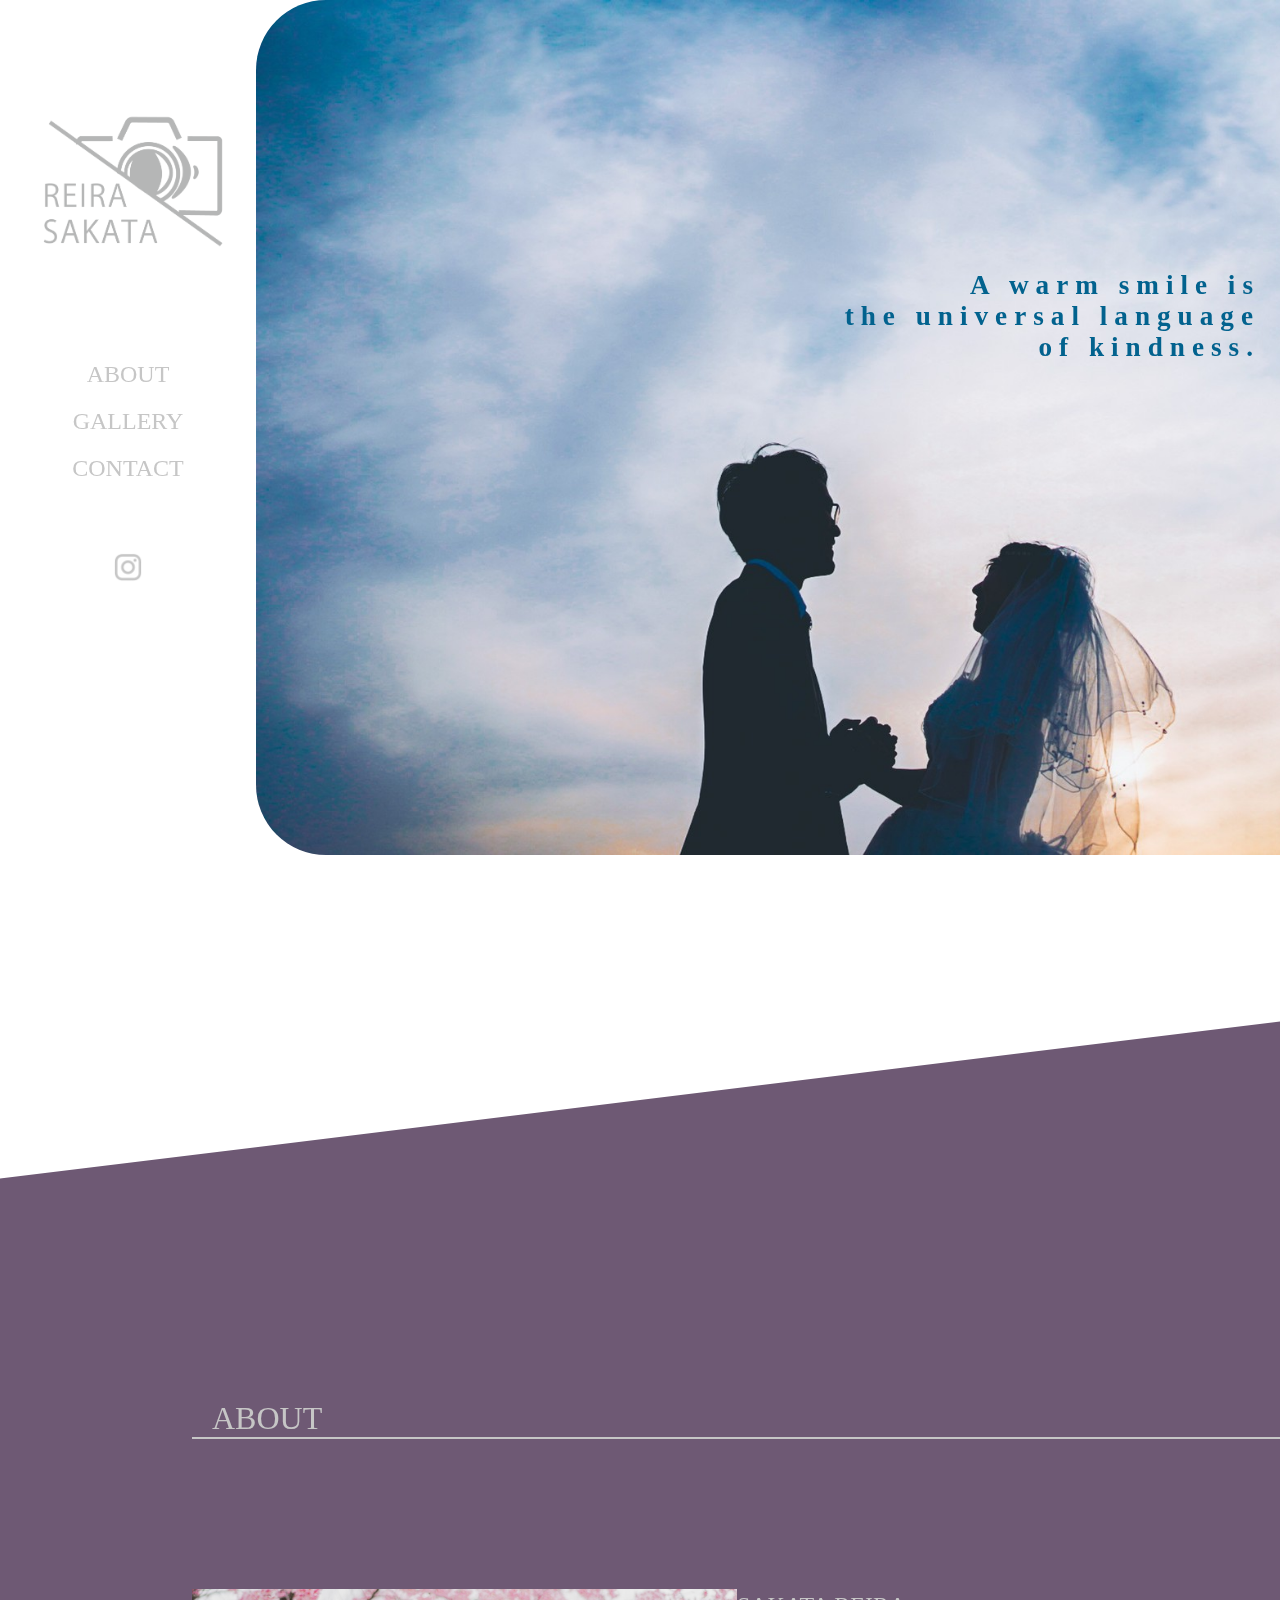
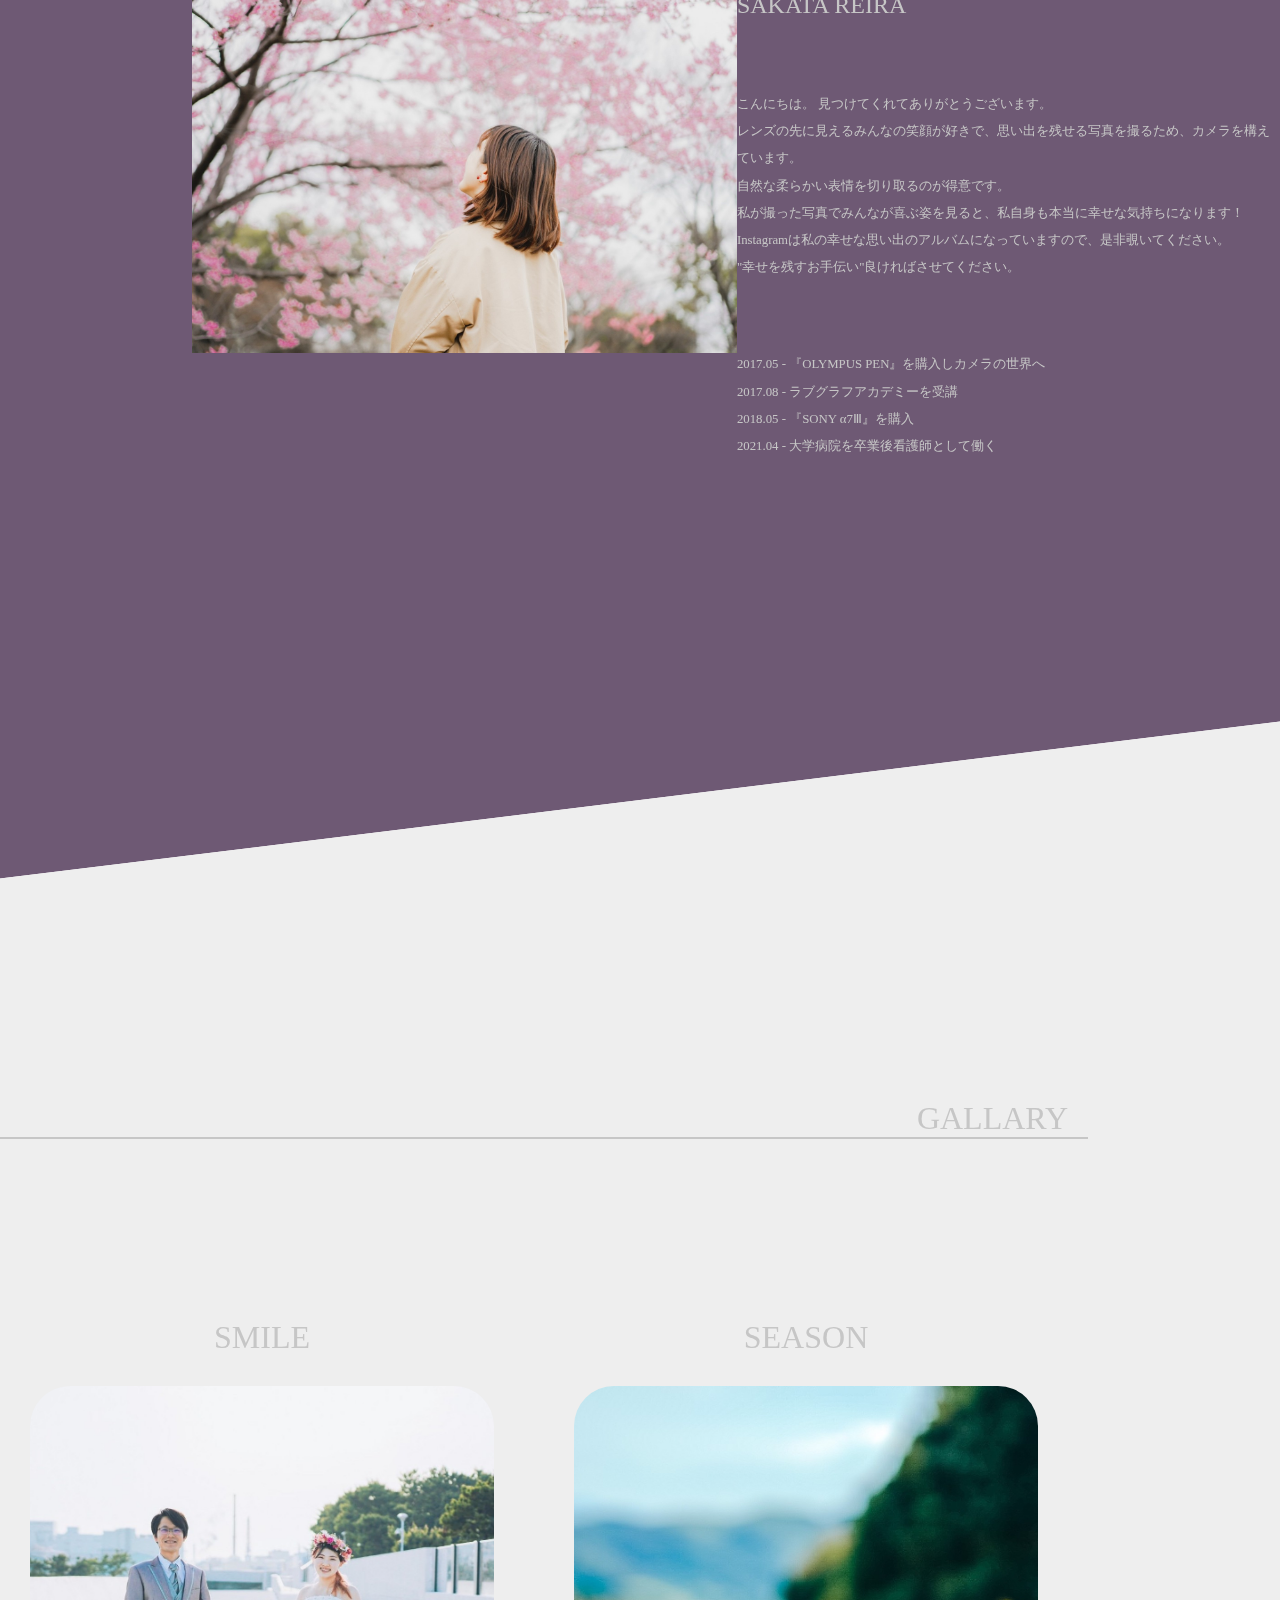
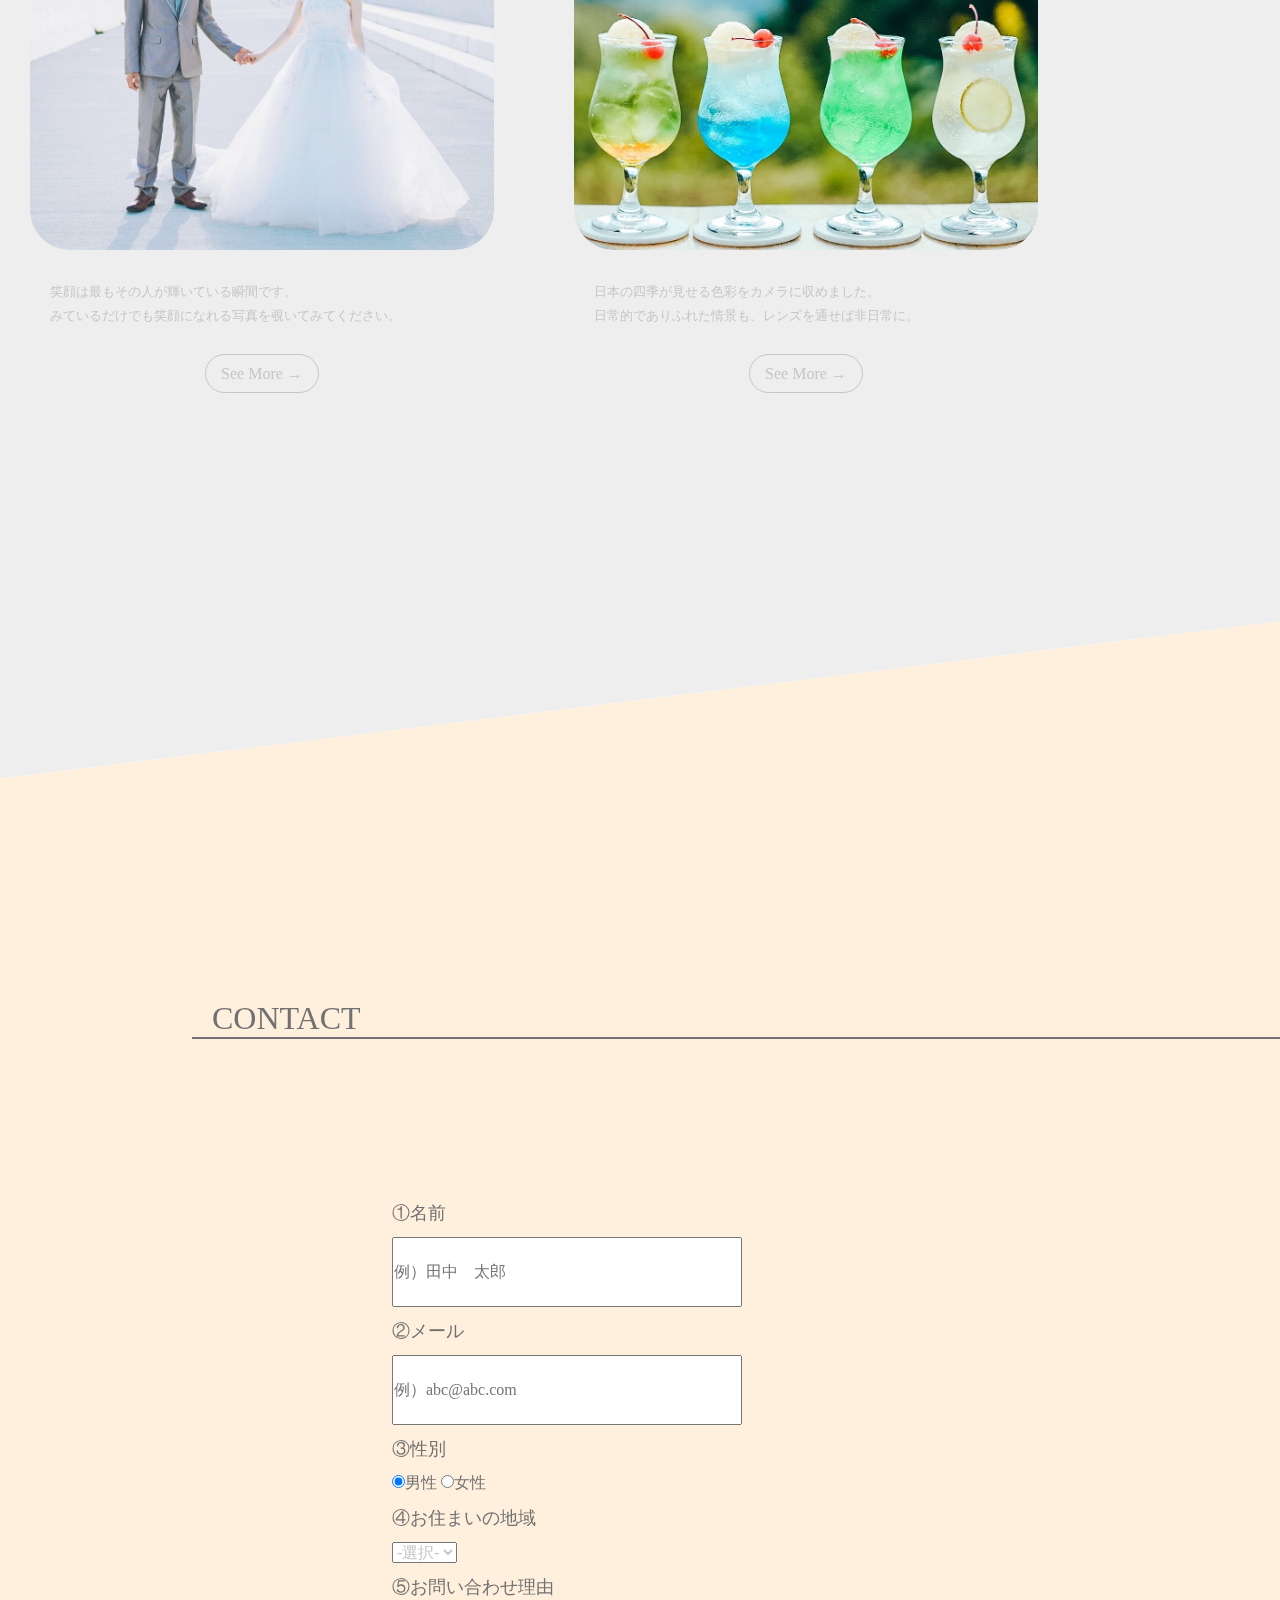
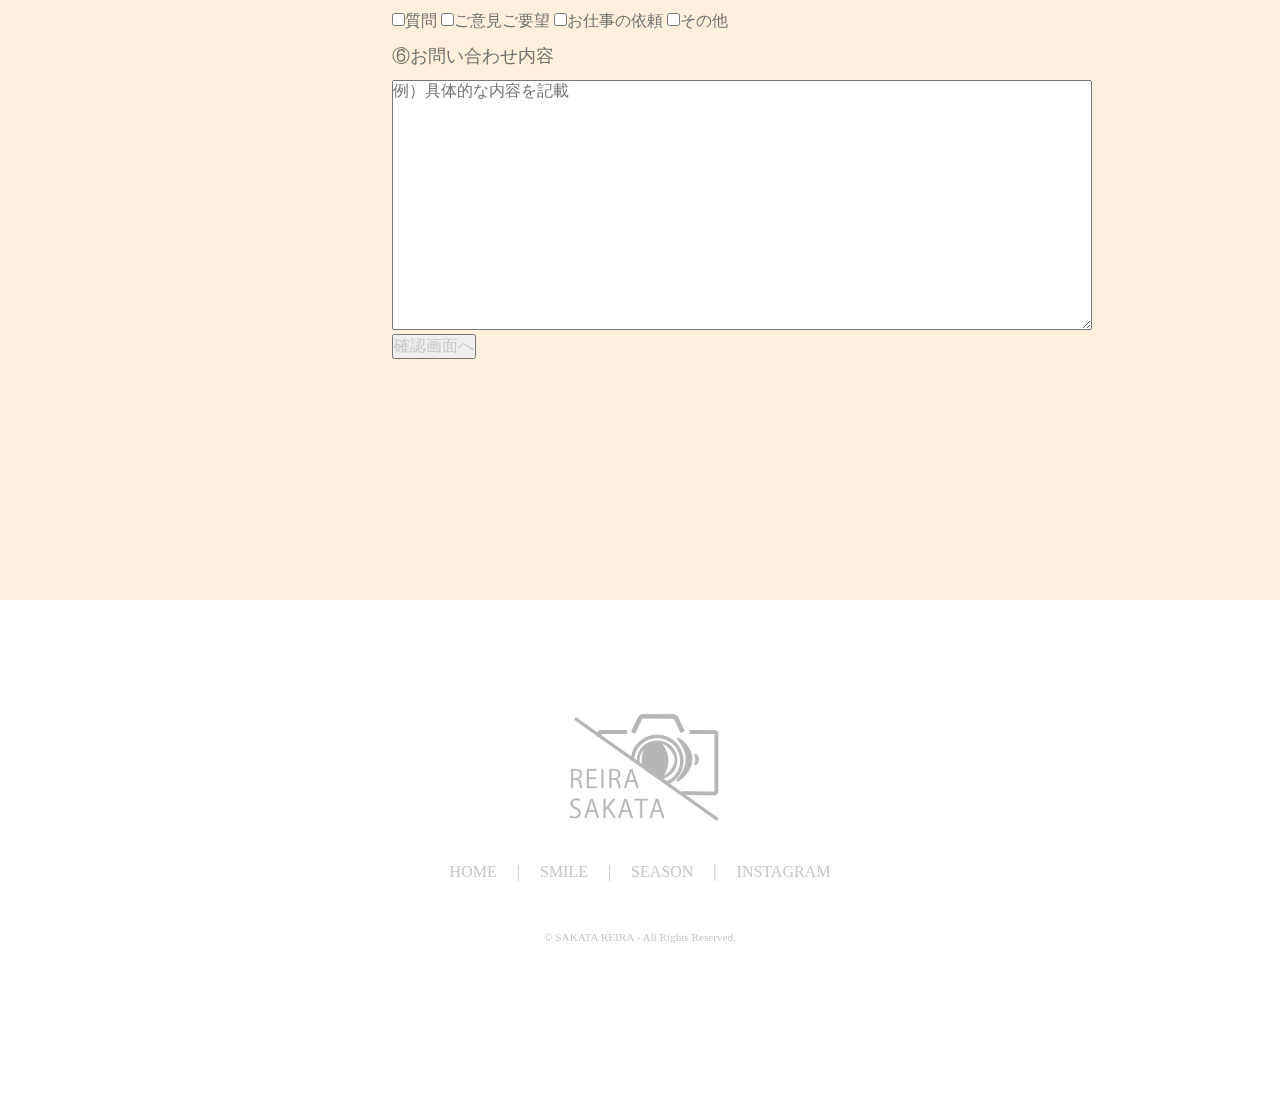
<file: HTML/index.html>
<!DOCTYPE html>
<html lang="en">
<head>
  <meta charset="UTF-8">
  <meta http-equiv="X-UA-Compatible" content="IE=edge">
  <meta name="viewport" content="width=device-width, initial-scale=1.0">
  <title>SAKATA REIRA | HOME PAGE</title>
  <link rel="stylesheet" href="../CSS/reset.css">
  <link rel="stylesheet" href="../CSS/common.css">
  <link rel="stylesheet" href="../CSS/openbtn.css">
  <link rel="stylesheet" href="../CSS/home.css">
</head>
<body>
  <header>
    <div class="header-logo">
      <a href="../HTML/index.html">
        <img src="../SKT-Image/icon/SAKATArogo.png" alt="REIRA SAKATA-rogo">
      </a>  
    </div>
    <nav class="header-nav">
      <ul>
        <li><a href="../HTML/index.html">HOME</a></li>
        <li><a href="../HTML/smile.html">SMILE</a></li>
        <li><a href="../HTML/season.html">SEASON</a></li>
        <li><a href="https://www.instagram.com/_raireira_/?hl=ja">INSTAGRAM</a></li>
      </ul>
    </nav>
    <div class="openbtn"><span></span><span></span></div>
    <nav class="header-menu">
      <ul>
        <li><a href="../HTML/index.html">HOME</a></li>
        <li><a href="../HTML/smile.html">SMILE</a></li>
        <li><a href="../HTML/season.html">SEASON</a></li>
        <li><a href="https://www.instagram.com/_raireira_/?hl=ja">INSTAGRAM</a></li>
      </ul>
    </nav>
  </header>

  <main>
    <div class="site-top">
      <div class="side-menu">
        <div class="side-logo">
          <img src="../SKT-Image/icon/SAKATArogo.png" alt="">
        </div>
        <nav>
          <ul>
            <li><a href="#about">ABOUT</a></li>
            <li><a href="#gallery">GALLERY</a></li>
            <li><a href="#contact">CONTACT</a></li>
          </ul>
        </nav>
        <div class="sns-link">
          <ul>
            <li>
              <a href="https://www.instagram.com/_raireira_/?hl=ja"><img src="../SKT-Image/icon/instagram_icon.png" alt="instagram"></a>
            </li>
          </ul>
        </div>
      </div>
      <div class="first-view">
        <img class="pc-img" src="../SKT-Image/wedding/LINE_ALBUM_230105_18.jpg" alt="">
        <img class="mobile-img" src="../SKT-Image/wedding/LINE_ALBUM_230105_18mobile.jpg" alt="">
        <p>A warm smile is <br>the universal language <br>of kindness.</p>
      </div>
    </div>
    
    <section id="about">
      <div class="sec-title wrapper-right">
        <h2>ABOUT</h2>
        <div class="under-line"></div>
      </div>
      <div class="bio wrapper-right">
        <div class="name-picture">
          <img src="../SKT-Image/season/LINE_ALBUM_221231_10.jpg" alt="">
        </div>
        <div class="text-history">
          <h3>
            SAKATA REIRA
          </h3>
          <p class="self-intro">こんにちは。
            見つけてくれてありがとうございます。<br>
            レンズの先に見えるみんなの笑顔が好きで、思い出を残せる写真を撮るため、カメラを構えています。<br>
            自然な柔らかい表情を切り取るのが得意です。<br>
            私が撮った写真でみんなが喜ぶ姿を見ると、私自身も本当に幸せな気持ちになります！<br>
            Instagramは私の幸せな思い出のアルバムになっていますので、是非覗いてください。<br>
            "幸せを残すお手伝い"良ければさせてください。
          </p>
          <p class="history">
            2017.05 - 『OLYMPUS PEN』を購入しカメラの世界へ<br>
            2017.08 - ラブグラフアカデミーを受講<br>
            2018.05 - 『SONY α7Ⅲ』を購入<br>
            2021.04 - 大学病院を卒業後看護師として働く<br>
          </p>
        </div>
      </div>
    </section>
    <section id="gallery">
      <div class="sec-title wrapper-left">
        <h2>GALLARY</h2>
        <div class="under-line"></div>
      </div>
      <div class="contents-wrapper wrapper-left">
        <div class="gallery-contents">
          <h3>SMILE</h3>
          <img src="../SKT-Image/wedding/LINE_ALBUM_230105_15.jpg" alt="">
          <p>
            笑顔は最もその人が輝いている瞬間です。<br>
            みているだけでも笑顔になれる写真を覗いてみてください。
          </p>
          <div class="see-more-btn">
            <a href="../HTML/smile.html">See More →</a>
          </div>
        </div>
        <div class="gallery-contents">
          <h3>SEASON</h3>
          <img src="../SKT-Image/season/LINE_ALBUM_221231_5.jpg" alt="">
          <p>
            日本の四季が見せる色彩をカメラに収めました。<br>
            日常的でありふれた情景も、レンズを通せば非日常に。
          </p>
          <div class="see-more-btn">
            <a href="../HTML/season.html">See More →</a>
          </div>
        </div>
      </div>
    </section>
    <section id="contact">
      <div class="sec-title wrapper-right">
        <h2>CONTACT</h2>
        <div class="under-line"></div>
      </div>
      <div class="contact-form wrapper-right">
        <form action="../HTML/confirm.php" method="post">
          <div class="input-area">
            <p>①名前</p>
            <input type="text" name="name" placeholder="例）田中　太郎" required>
          </div>
      
          <div class="input-area">
            <p>②メール</p>
            <input type="email" name="email" placeholder="例）abc@abc.com" required>
          </div>
      
          <div>
            <p>③性別</p>
            <label><input type="radio" name="sex" value="男性" checked>男性</label>
            <label><input type="radio" name="sex" value="女性">女性</label>
          </div>
      
          <div>
            <p>④お住まいの地域</p>
            <select name="pref" required>
              <option value="">-選択-</option>
              <option value="関東">関東</option>
              <option value="中部">中部</option>
              <option value="関西">関西</option>
            </select>
          </div>
      
          <div>
            <p>⑤お問い合わせ理由</p>
            <label><input type="checkbox" name="reason[]" value="質問">質問</label>
            <label><input type="checkbox" name="reason[]" value="ご意見ご要望">ご意見ご要望</label>
            <label><input type="checkbox" names="reason[]" value="お仕事の依頼">お仕事の依頼</label>
            <label><input type="checkbox" name="reason[]" value="その他">その他</label>
          </div>
        
          <div class="input-area">
            <p>⑥お問い合わせ内容</p>
            <textarea name="contact_body" rows="5" placeholder="例）具体的な内容を記載" required></textarea>
          </div>

          <div>
            <input type="submit" name="submit" value="確認画面へ" class="btn-border">
          </div>
          
        </form>
      </div>
    </section>
  </main>
  <footer>
    <div class="footer-logo">
      <a href="../HTML/index.html">
        <img src="../SKT-Image/icon/SAKATArogo.png" alt="">
      </a>
    </div>
    <nav>
      <ul>
        <li><a href="../HTML/index.html">HOME</a></li>
        <li>|</li>
        <li><a href="../HTML/smile.html">SMILE</a></li>
        <li>|</li>
        <li><a href="../HTML/season.html">SEASON</a></li>
        <li>|</li>
        <li><a href="https://www.instagram.com/_raireira_/?hl=ja">INSTAGRAM</a></li>
      </ul>
    </nav>
    <div class="copy-right">
      <p>©︎ SAKATA REIRA - All Rights Reserved.</p>
    </div>
  </footer>
  <script src="https://code.jquery.com/jquery-3.4.1.min.js" integrity="sha256-CSXorXvZcTkaix6Yvo6HppcZGetbYMGWSFlBw8HfCJo=" crossorigin="anonymous"></script>
  <!--自作のJS-->
  <script src="../JS/openbtn.js"></script>
  <script src="../JS/header-hide.js"></script>
</body>
</html>
</file>
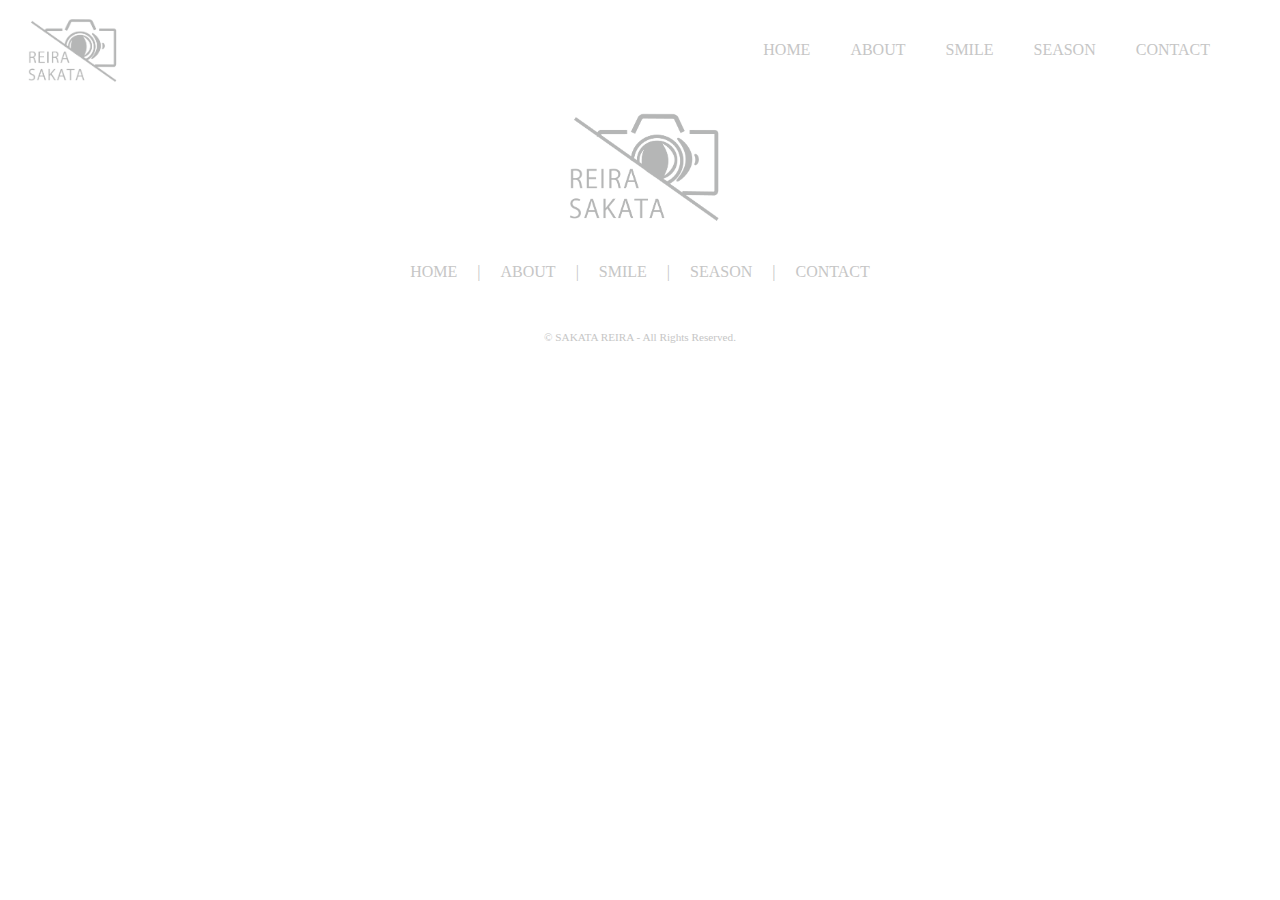
<file: HTML/common.html>
<!DOCTYPE html>
<html lang="en">
<head>
  <meta charset="UTF-8">
  <meta http-equiv="X-UA-Compatible" content="IE=edge">
  <meta name="viewport" content="width=device-width, initial-scale=1.0">
  <title>SAKATA REIRA|HOME PAGE</title>
  <link rel="stylesheet" href="../CSS/reset.css">
  <link rel="stylesheet" href="../CSS/common.css">
  <link rel="stylesheet" href="../CSS/openbtn.css">
</head>
<body>
  <header>
    <div class="header-logo">
      <a href="../HTML/home.html">
        <img src="../SKT-Image/icon/SAKATArogo.png" alt="REIRA SAKATA-rogo">
      </a>  
    </div>
    <nav class="header-nav">
      <ul>
        <li><a href="../HTML/home.html">HOME</a></li>
        <li><a href="../HTML/home.html/#about">ABOUT</a></li>
        <li><a href="../HTML/simle.html">SMILE</a></li>
        <li><a href="../HTML/season.html">SEASON</a></li>
        <li><a href="../HTML/home.html/#contact">CONTACT</a></li>
      </ul>
    </nav>
    <div class="openbtn"><span></span><span></span></div>
    <nav class="header-menu">
      <ul>
        <li><a href="../HTML/home.html">HOME</a></li>
        <li><a href="../HTML/home.html/#about">ABOUT</a></li>
        <li><a href="../HTML/simle.html">SMILE</a></li>
        <li><a href="../HTML/season.html">SEASON</a></li>
        <li><a href="../HTML/home.html/#contact">CONTACT</a></li>
        <li><a href="https://www.instagram.com/reitanoku/?hl=ja">INSTAGRAM</a></li>
        <li><a href="">FACEBOOK</a></li>
      </ul>
    </nav>
  </header>
  <main></main>
  <footer>
    <div class="footer-logo">
      <a href="../HTML/home.html">
        <img src="../SKT-Image/icon/SAKATArogo.png" alt="">
      </a>
    </div>
    <nav>
      <ul>
        <li><a href="../HTML/home.html">HOME</a></li>
        <li>|</li>
        <li><a href="../HTML/home.html/#about">ABOUT</a></li>
        <li>|</li>
        <li><a href="../HTML/simle.html">SMILE</a></li>
        <li>|</li>
        <li><a href="../HTML/season.html">SEASON</a></li>
        <li>|</li>
        <li><a href="../HTML/home.html/#contact">CONTACT</a></li>
      </ul>
    </nav>
    <div class="copy-right">
      <p>©︎ SAKATA REIRA - All Rights Reserved.</p>
    </div>
  </footer>
  <script src="https://code.jquery.com/jquery-3.4.1.min.js" integrity="sha256-CSXorXvZcTkaix6Yvo6HppcZGetbYMGWSFlBw8HfCJo=" crossorigin="anonymous"></script>
  <!--自作のJS-->
  <script src="../JS/openbtn.js"></script>
</body>
</html>
</file>
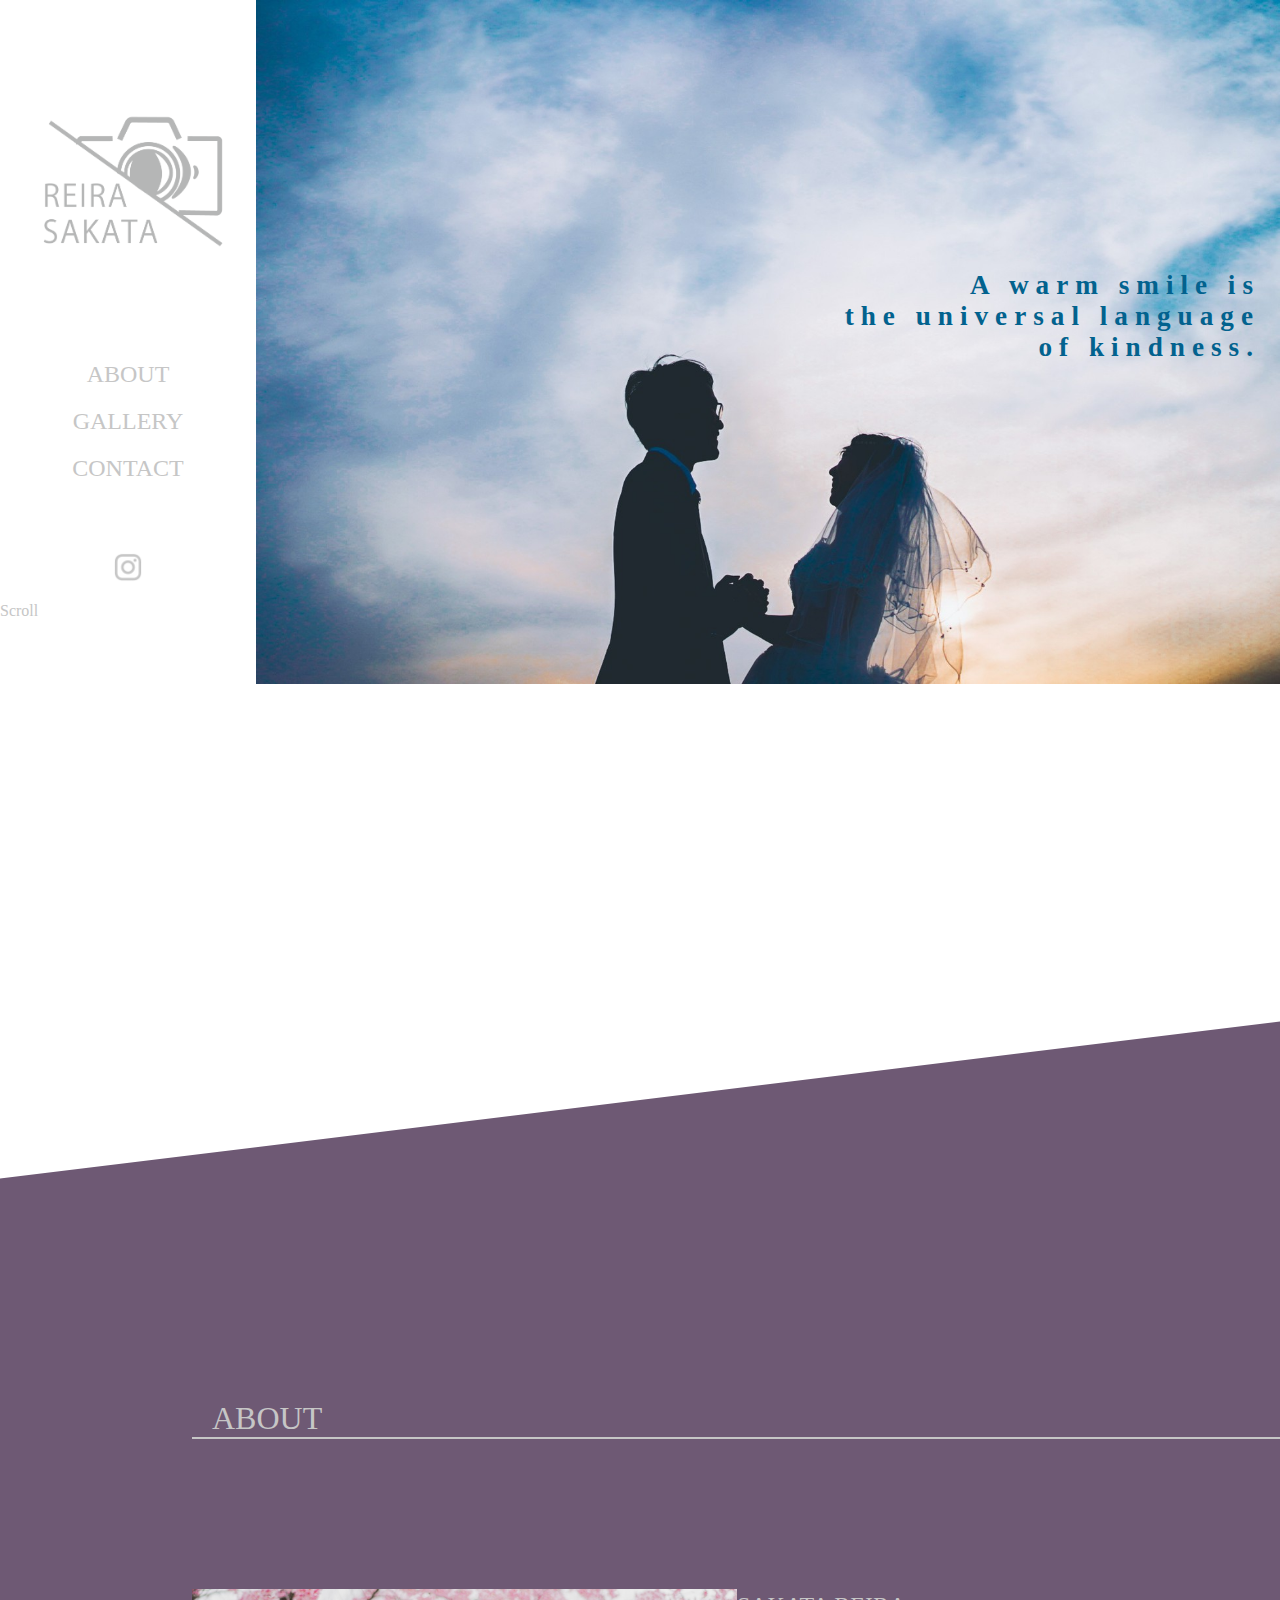
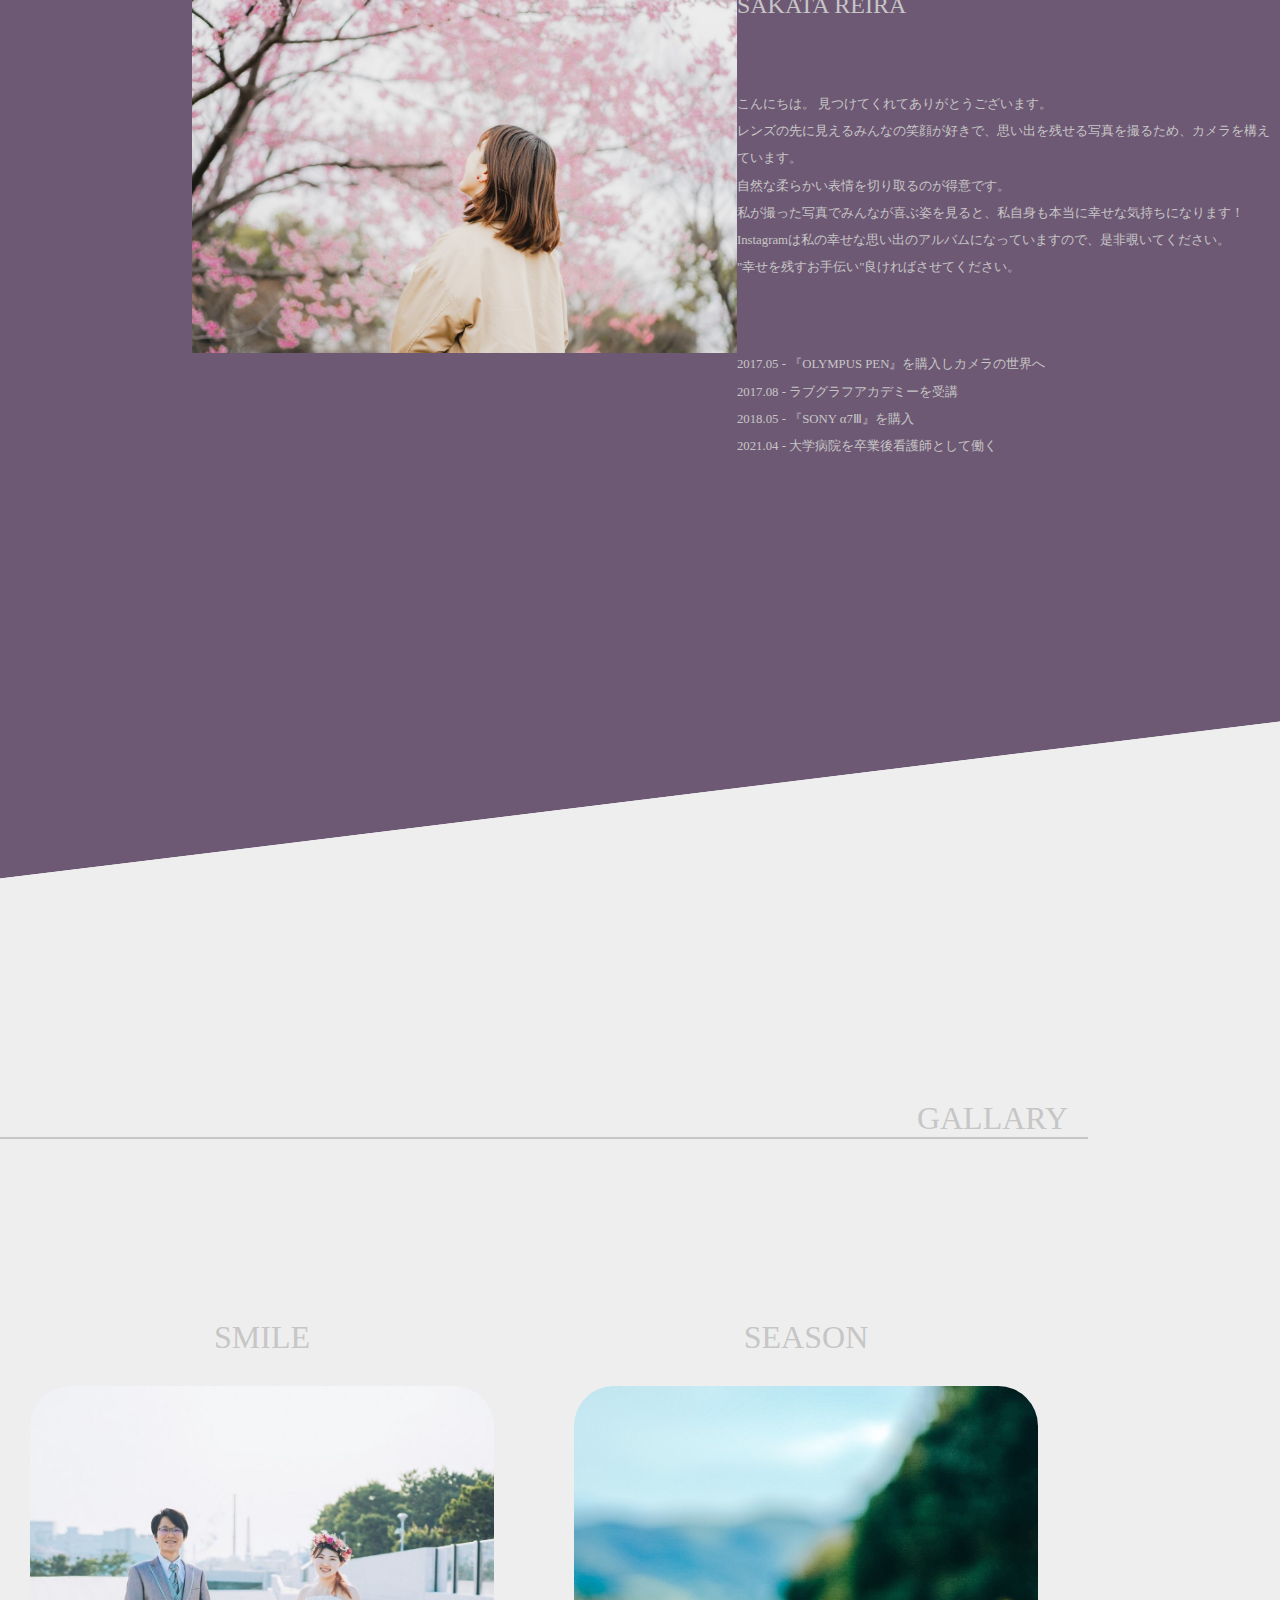
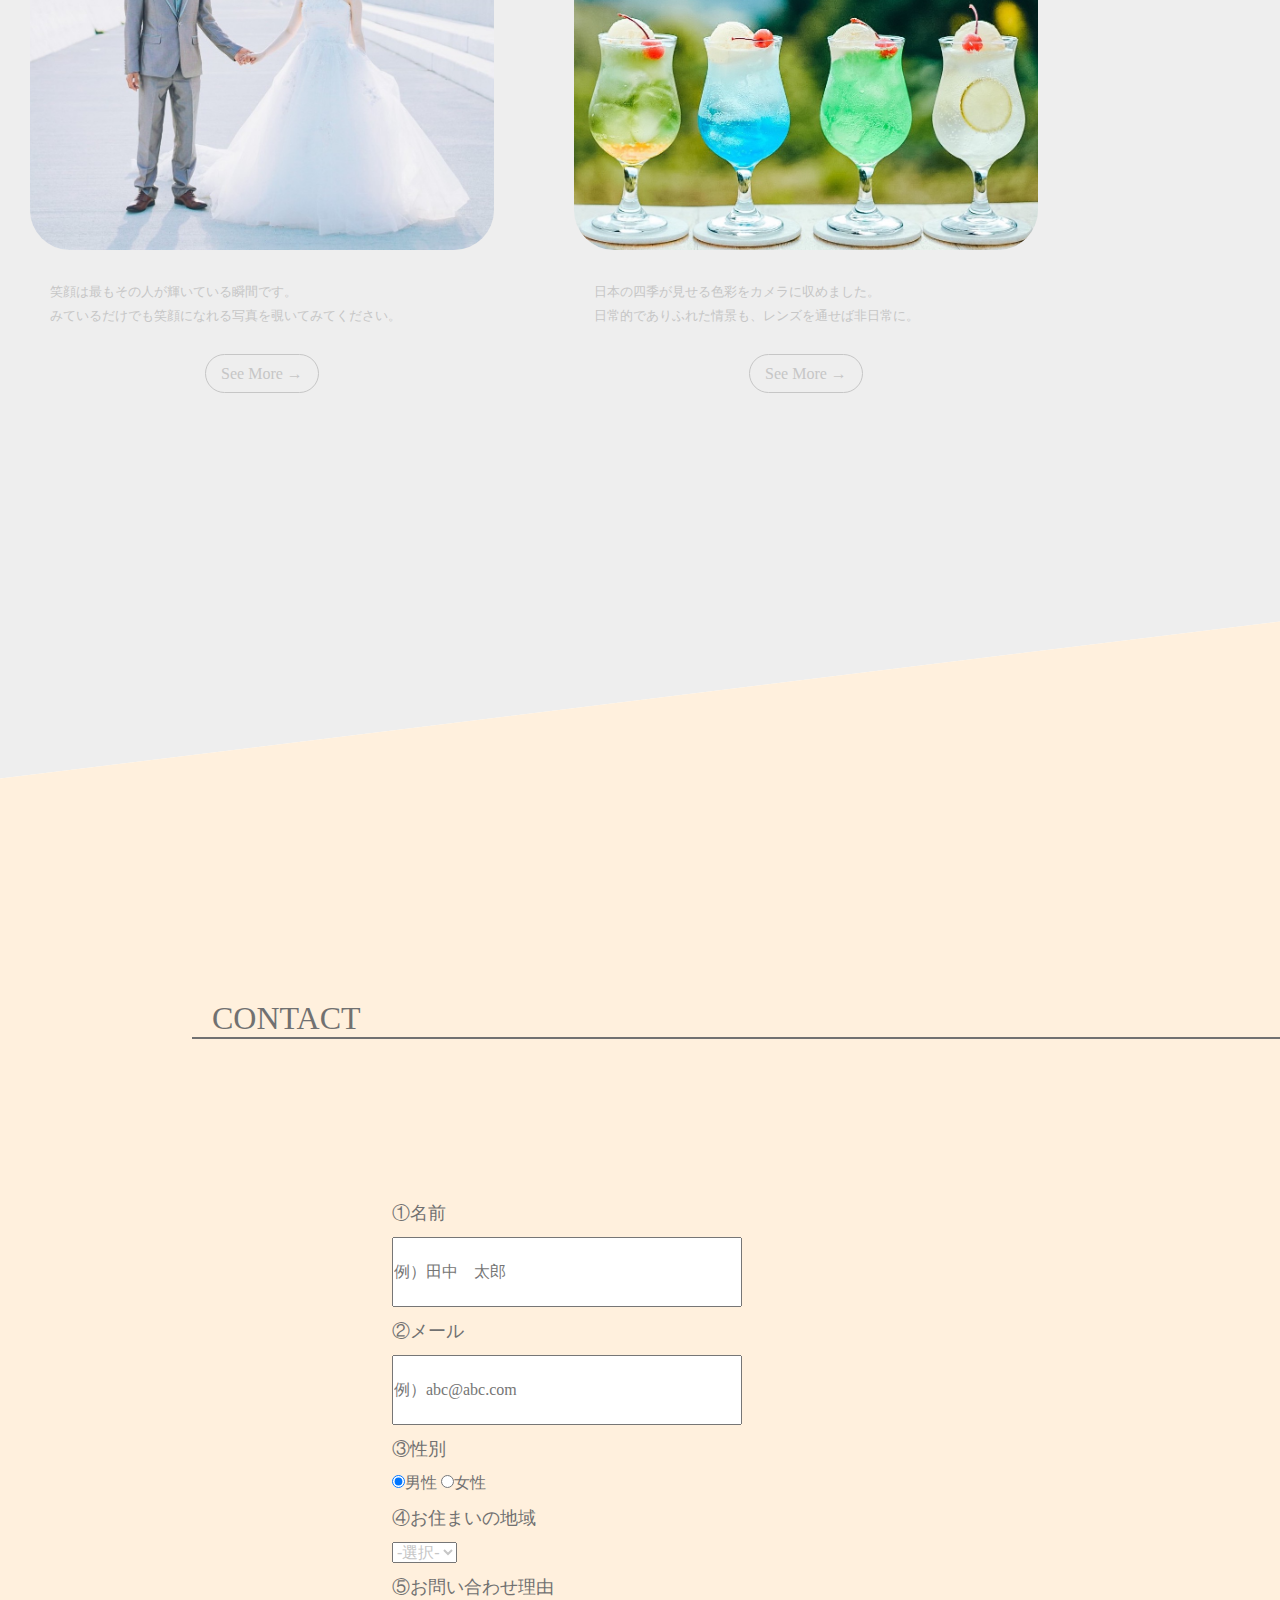
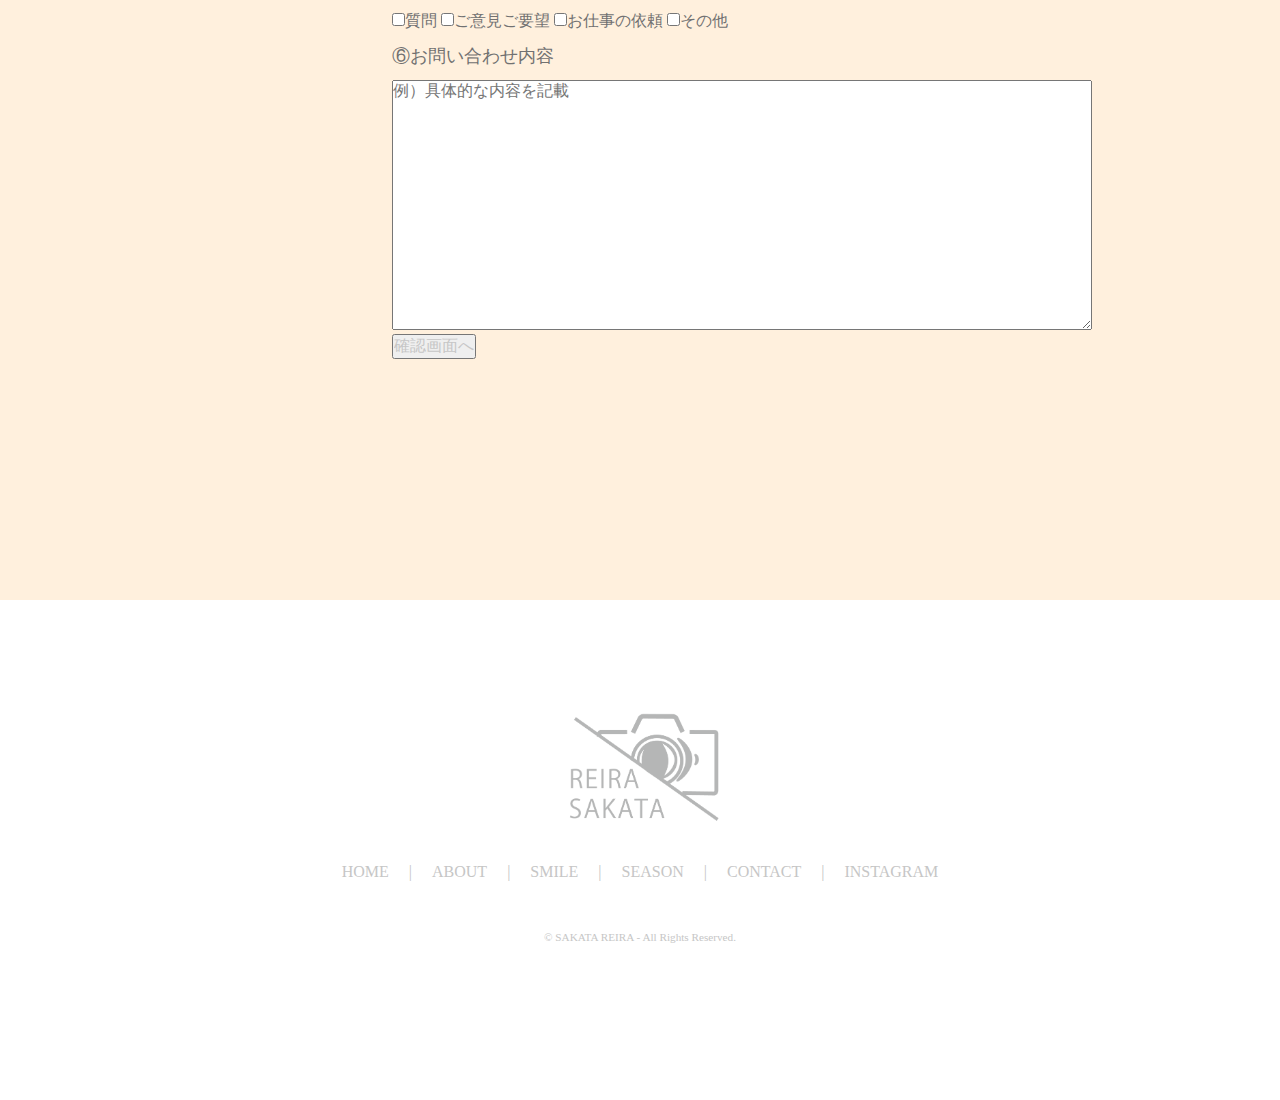
<file: HTML/home.html>
<!DOCTYPE html>
<html lang="en">
<head>
  <meta charset="UTF-8">
  <meta http-equiv="X-UA-Compatible" content="IE=edge">
  <meta name="viewport" content="width=device-width, initial-scale=1.0">
  <title>SAKATA REIRA | HOME PAGE</title>
  <link rel="stylesheet" href="../CSS/reset.css">
  <link rel="stylesheet" href="../CSS/common.css">
  <link rel="stylesheet" href="../CSS/openbtn.css">
  <link rel="stylesheet" href="../CSS/home.css">
</head>
<body>
  <header>
    <div class="header-logo">
      <a href="../HTML/home.html">
        <img src="../SKT-Image/icon/SAKATArogo.png" alt="REIRA SAKATA-rogo">
      </a>  
    </div>
    <nav class="header-nav">
      <ul>
        <li><a href="../HTML/home.html">HOME</a></li>
        <li><a href="#about">ABOUT</a></li>
        <li><a href="../HTML/simle.html">SMILE</a></li>
        <li><a href="../HTML/season.html">SEASON</a></li>
        <li><a href="../HTML/home.html/#contact">CONTACT</a></li>
        <li><a href="https://www.instagram.com/reitanoku/?hl=ja">INSTAGRAM</a></li>
      </ul>
    </nav>
    <div class="openbtn"><span></span><span></span></div>
    <nav class="header-menu">
      <ul>
        <li><a href="../HTML/home.html">HOME</a></li>
        <li><a href="../HTML/home.html/#about">ABOUT</a></li>
        <li><a href="../HTML/simle.html">SMILE</a></li>
        <li><a href="../HTML/season.html">SEASON</a></li>
        <li><a href="../HTML/home.html/#contact">CONTACT</a></li>
        <li><a href="https://www.instagram.com/reitanoku/?hl=ja">INSTAGRAM</a></li>
      </ul>
    </nav>
  </header>

  <main>
    <div class="site-top">
      <div class="side-menu">
        <div class="side-logo">
          <img src="../SKT-Image/icon/SAKATArogo.png" alt="">
        </div>
        <nav>
          <ul>
            <li><a href="#about">ABOUT</a></li>
            <li><a href="#gallery">GALLERY</a></li>
            <li><a href="#contact">CONTACT</a></li>
          </ul>
        </nav>
        <div class="sns-link">
          <ul>
            <li>
              <a href=""><img src="../SKT-Image/icon/instagram_icon.png" alt="instagram"></a>
            </li>
          </ul>
        </div>
        <div class="scrolldown3"><span>Scroll</span></div>
      </div>
      <div class="first-view">
        <img src="../SKT-Image/wedding/LINE_ALBUM_230105_18.jpg" alt="">
        <p>A warm smile is <br>the universal language <br>of kindness.</p>
      </div>
    </div>
    
    <section id="about">
      <div class="sec-title wrapper-right">
        <h2>ABOUT</h2>
        <div class="under-line"></div>
      </div>
      <div class="bio wrapper-right">
        <div class="name-picture">
          <img src="../SKT-Image/season/LINE_ALBUM_221231_10.jpg" alt="">
        </div>
        <div class="text-history">
          <h3>
            SAKATA REIRA
          </h3>
          <p class="self-intro">こんにちは。
            見つけてくれてありがとうございます。<br>
            レンズの先に見えるみんなの笑顔が好きで、思い出を残せる写真を撮るため、カメラを構えています。<br>
            自然な柔らかい表情を切り取るのが得意です。<br>
            私が撮った写真でみんなが喜ぶ姿を見ると、私自身も本当に幸せな気持ちになります！<br>
            Instagramは私の幸せな思い出のアルバムになっていますので、是非覗いてください。<br>
            "幸せを残すお手伝い"良ければさせてください。
          </p>
          <p class="history">
            2017.05 - 『OLYMPUS PEN』を購入しカメラの世界へ<br>
            2017.08 - ラブグラフアカデミーを受講<br>
            2018.05 - 『SONY α7Ⅲ』を購入<br>
            2021.04 - 大学病院を卒業後看護師として働く<br>
          </p>
        </div>
      </div>
    </section>
    <section id="gallery">
      <div class="sec-title wrapper-left">
        <h2>GALLARY</h2>
        <div class="under-line"></div>
      </div>
      <div class="contents-wrapper wrapper-left">
        <div class="gallery-contents">
          <h3>SMILE</h3>
          <img src="../SKT-Image/wedding/LINE_ALBUM_230105_15.jpg" alt="">
          <p>
            笑顔は最もその人が輝いている瞬間です。<br>
            みているだけでも笑顔になれる写真を覗いてみてください。
          </p>
          <div class="see-more-btn">
            <a href="../HTML/smile.html">See More →</a>
          </div>
        </div>
        <div class="gallery-contents">
          <h3>SEASON</h3>
          <img src="../SKT-Image/season/LINE_ALBUM_221231_5.jpg" alt="">
          <p>
            日本の四季が見せる色彩をカメラに収めました。<br>
            日常的でありふれた情景も、レンズを通せば非日常に。
          </p>
          <div class="see-more-btn">
            <a href="../HTML/season.html">See More →</a>
          </div>
        </div>
      </div>
    </section>
    <section id="contact">
      <div class="sec-title wrapper-right">
        <h2>CONTACT</h2>
        <div class="under-line"></div>
      </div>
      <div class="contact-form wrapper-right">
        <form action="../HTML/confirm.php" method="post">
          <div class="input-area">
            <p>①名前</p>
            <input type="text" name="name" placeholder="例）田中　太郎" required>
          </div>
      
          <div class="input-area">
            <p>②メール</p>
            <input type="email" name="email" placeholder="例）abc@abc.com" required>
          </div>
      
          <div>
            <p>③性別</p>
            <label><input type="radio" name="sex" value="男性" checked>男性</label>
            <label><input type="radio" name="sex" value="女性">女性</label>
          </div>
      
          <div>
            <p>④お住まいの地域</p>
            <select name="pref" required>
              <option value="">-選択-</option>
              <option value="関東">関東</option>
              <option value="中部">中部</option>
              <option value="関西">関西</option>
            </select>
          </div>
      
          <div>
            <p>⑤お問い合わせ理由</p>
            <label><input type="checkbox" name="reason[]" value="質問">質問</label>
            <label><input type="checkbox" name="reason[]" value="ご意見ご要望">ご意見ご要望</label>
            <label><input type="checkbox" names="reason[]" value="お仕事の依頼">お仕事の依頼</label>
            <label><input type="checkbox" name="reason[]" value="その他">その他</label>
          </div>
        
          <div class="input-area">
            <p>⑥お問い合わせ内容</p>
            <textarea name="contact_body" rows="5" placeholder="例）具体的な内容を記載" required></textarea>
          </div>

          <div>
            <input type="submit" name="submit" value="確認画面へ" class="btn-border">
          </div>
          
        </form>
      </div>
    </section>
  </main>
  <footer>
    <div class="footer-logo">
      <a href="../HTML/home.html">
        <img src="../SKT-Image/icon/SAKATArogo.png" alt="">
      </a>
    </div>
    <nav>
      <ul>
        <li><a href="../HTML/home.html">HOME</a></li>
        <li>|</li>
        <li><a href="../HTML/home.html/#about">ABOUT</a></li>
        <li>|</li>
        <li><a href="../HTML/simle.html">SMILE</a></li>
        <li>|</li>
        <li><a href="../HTML/season.html">SEASON</a></li>
        <li>|</li>
        <li><a href="../HTML/home.html/#contact">CONTACT</a></li>
        <li>|</li>
        <li><a href="https://www.instagram.com/reitanoku/?hl=ja">INSTAGRAM</a></li>
      </ul>
    </nav>
    <div class="copy-right">
      <p>©︎ SAKATA REIRA - All Rights Reserved.</p>
    </div>
  </footer>
  <script src="https://code.jquery.com/jquery-3.4.1.min.js" integrity="sha256-CSXorXvZcTkaix6Yvo6HppcZGetbYMGWSFlBw8HfCJo=" crossorigin="anonymous"></script>
  <!--自作のJS-->
  <script src="../JS/openbtn.js"></script>
  <script src="../JS/header-hide.js"></script>
</body>
</html>
</file>
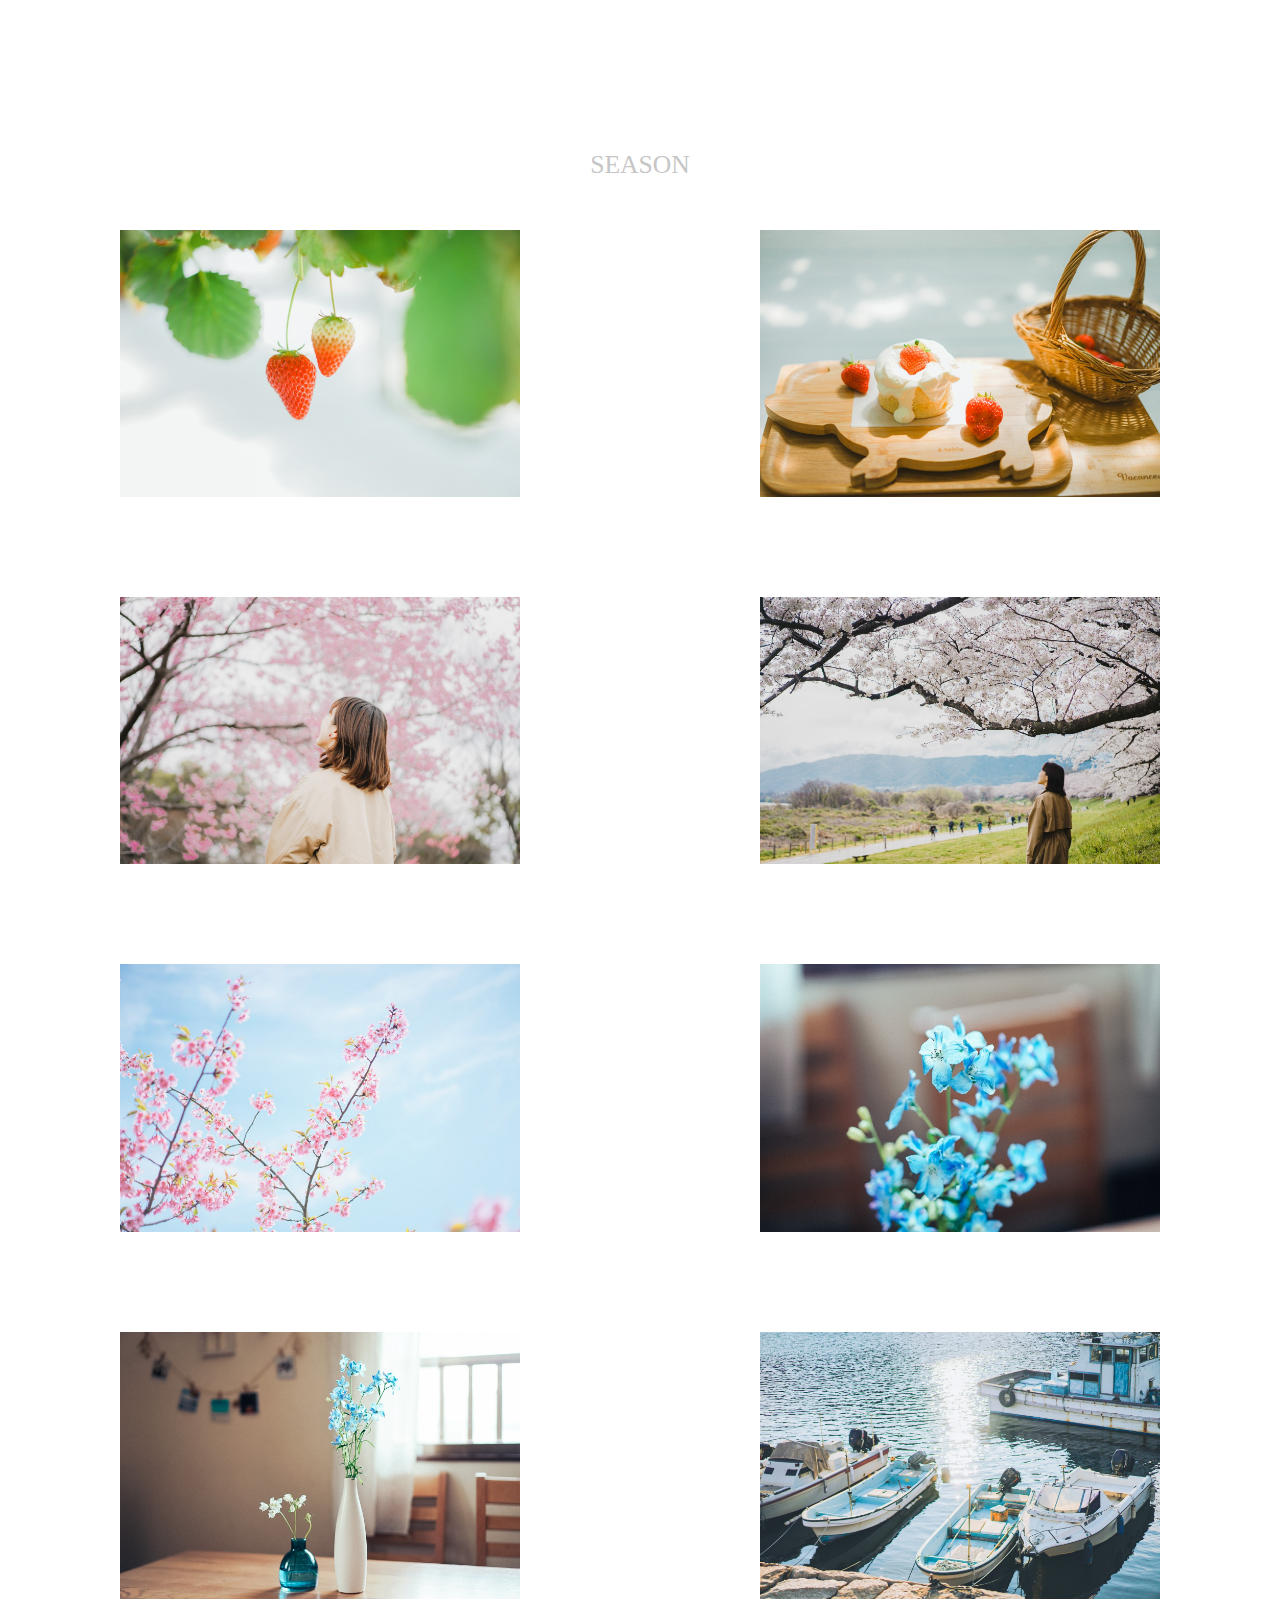
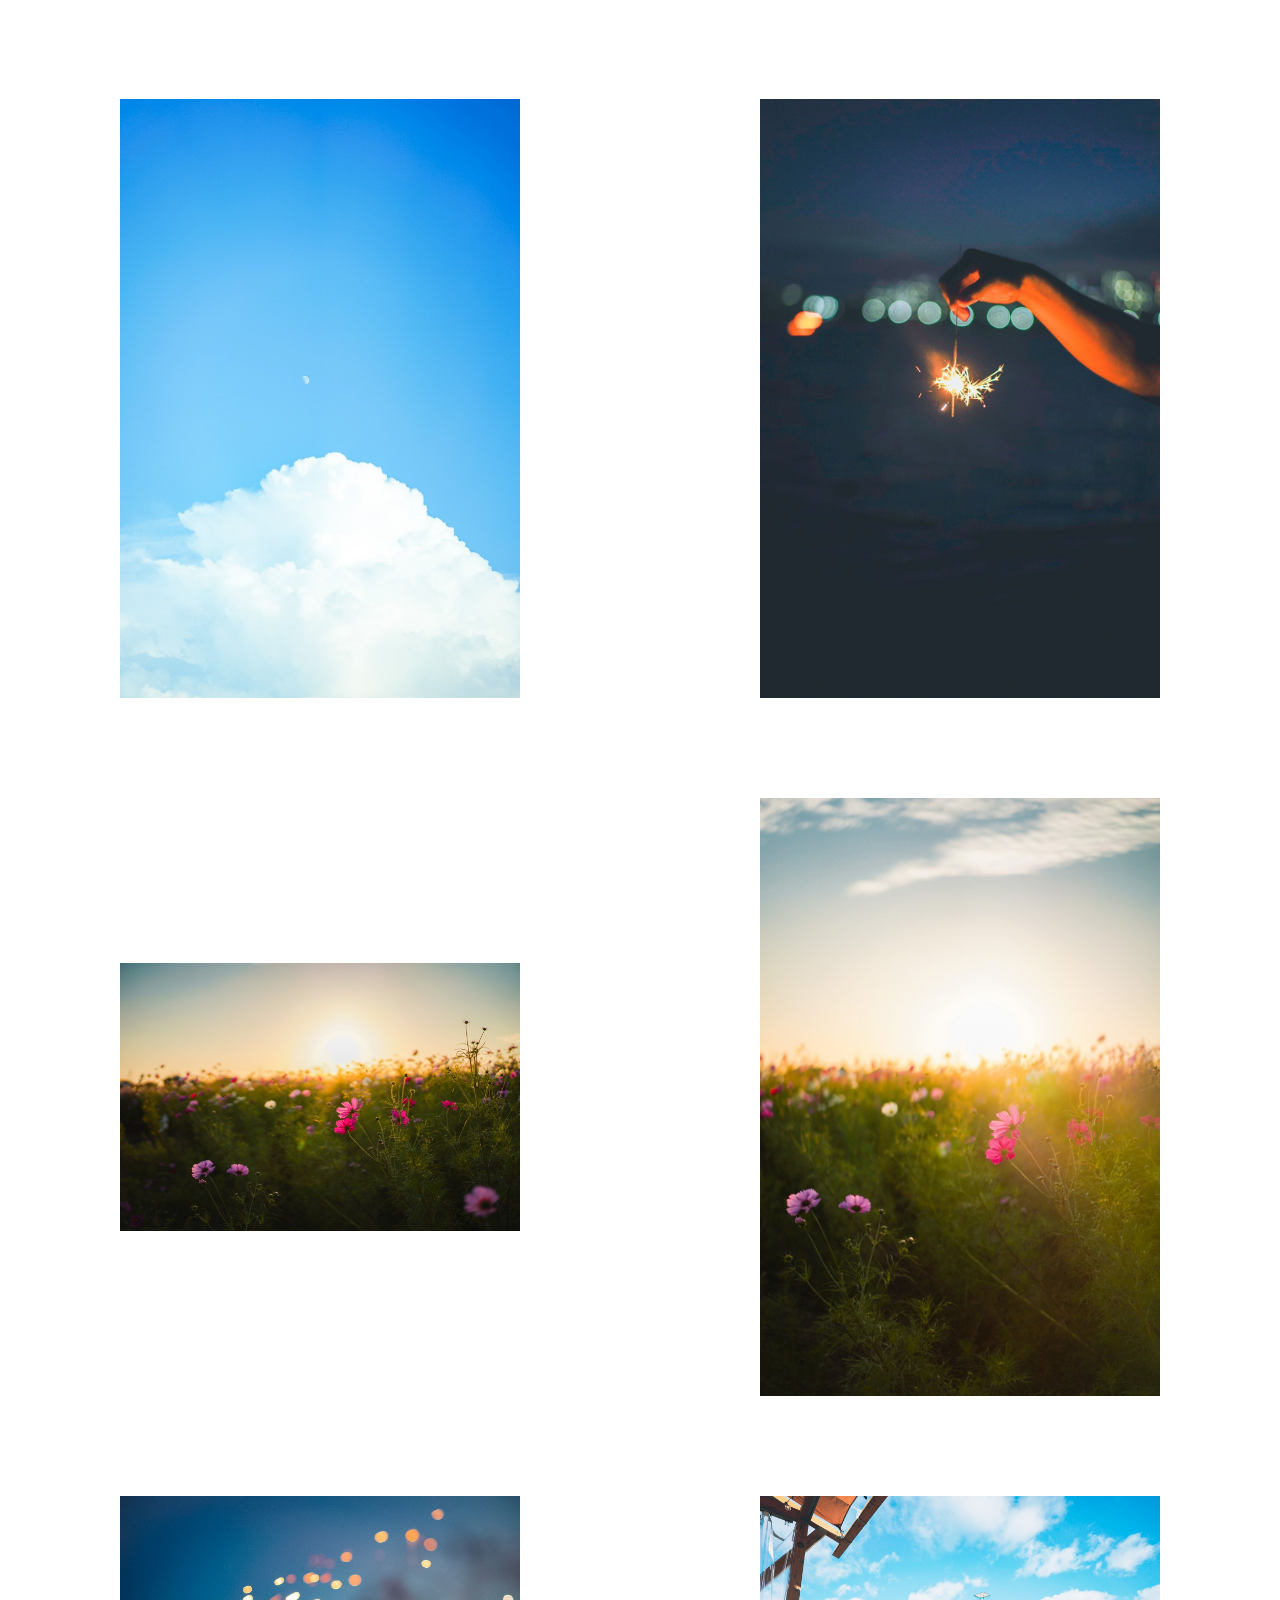
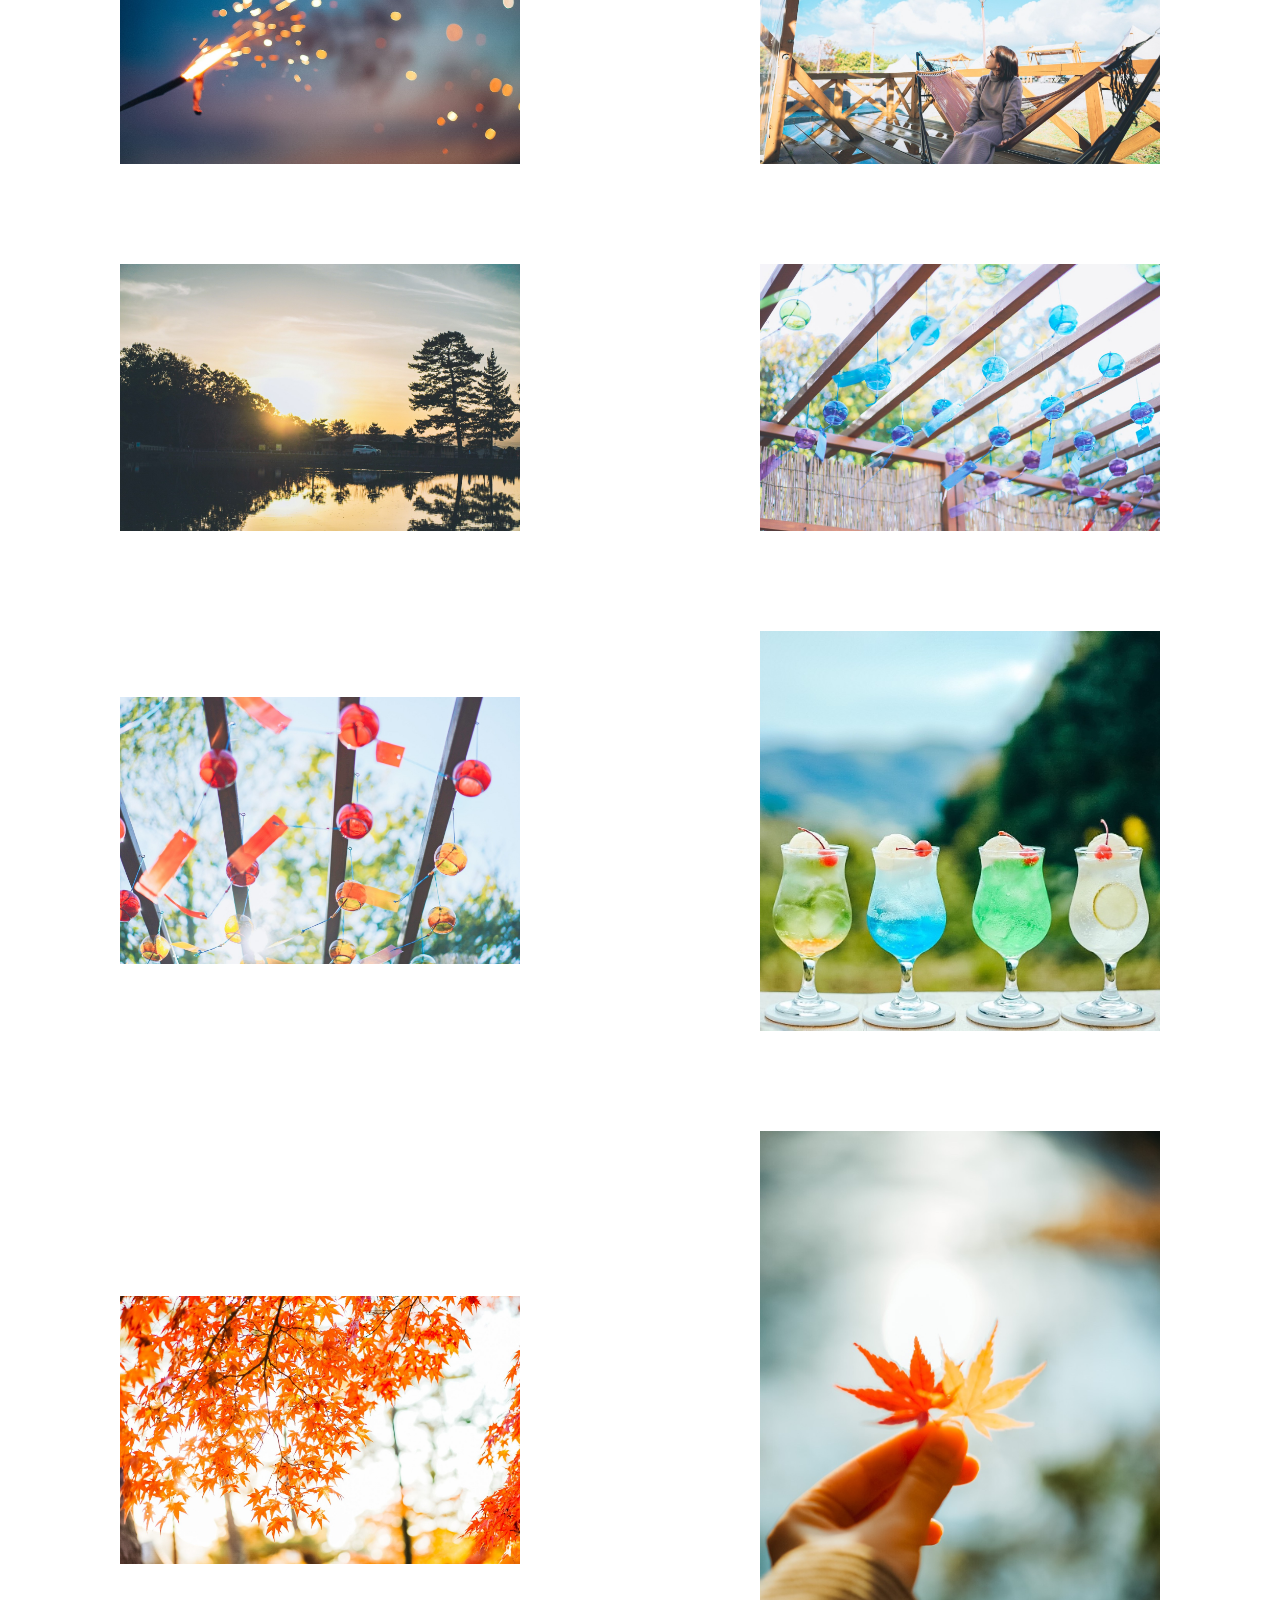
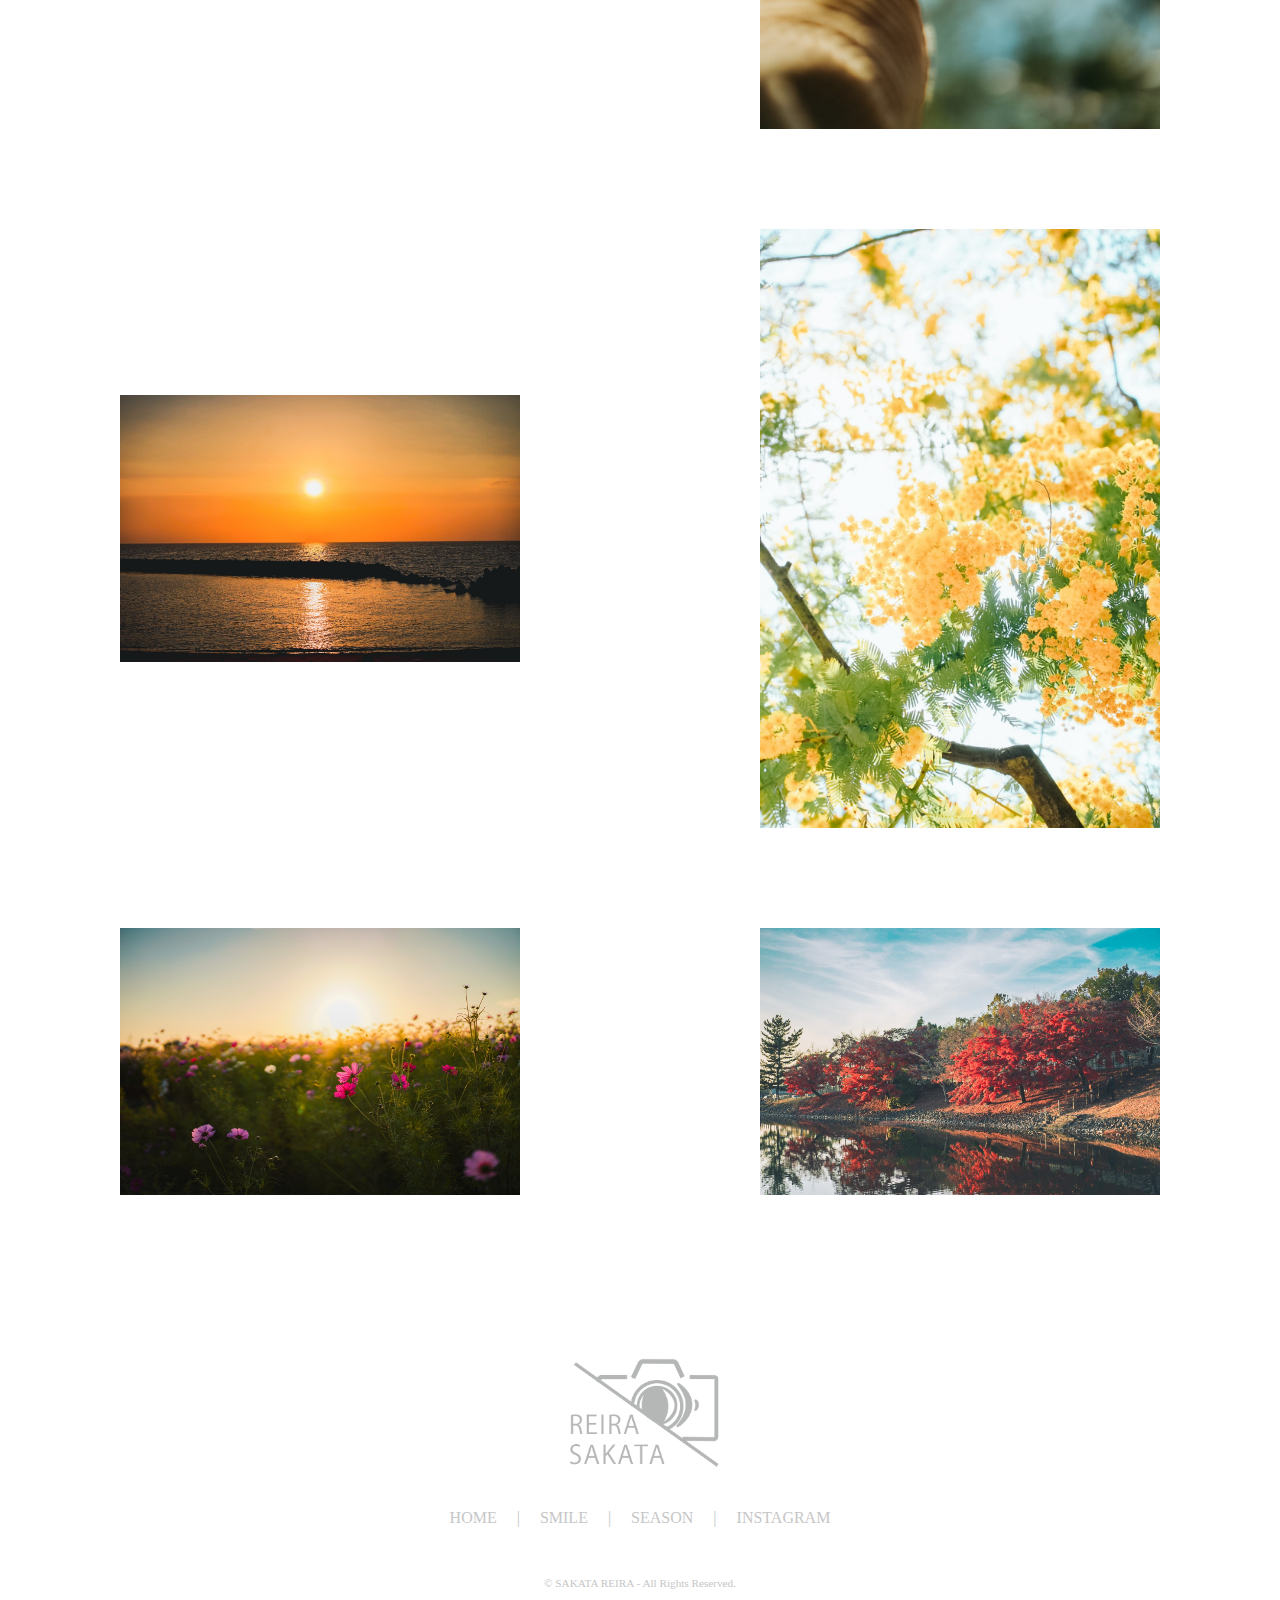
<file: HTML/season.html>
<!DOCTYPE html>
<html lang="en">
<head>
  <meta charset="UTF-8">
  <meta http-equiv="X-UA-Compatible" content="IE=edge">
  <meta name="viewport" content="width=device-width, initial-scale=1.0">
  <title>SAKATA REIRA | HOME PAGE</title>
  <link rel="stylesheet" href="../CSS/reset.css">
  <link rel="stylesheet" href="../CSS/common.css">
  <link rel="stylesheet" href="../CSS/openbtn.css">
  <link rel="stylesheet" href="../CSS/smile.css">
</head>
<body>
  <header>
    <div class="header-logo">
      <a href="../HTML/index.html">
        <img src="../SKT-Image/icon/SAKATArogo.png" alt="REIRA SAKATA-rogo">
      </a>  
    </div>
    <nav class="header-nav">
      <ul>
        <li><a href="../HTML/index.html">HOME</a></li>
        <li><a href="../HTML/smile.html">SMILE</a></li>
        <li><a href="../HTML/season.html">SEASON</a></li>
        <li><a href="https://www.instagram.com/_raireira_/?hl=ja">INSTAGRAM</a></li>
      </ul>
    </nav>
    <div class="openbtn"><span></span><span></span></div>
    <nav class="header-menu">
      <ul>
        <li><a href="../HTML/index.html">HOME</a></li>
        <li><a href="../HTML/smile.html">SMILE</a></li>
        <li><a href="../HTML/season.html">SEASON</a></li>
        <li><a href="https://www.instagram.com/_raireira_/?hl=ja">INSTAGRAM</a></li>
      </ul>
    </nav>
  </header>
  <main>
    <div class="front-space"></div>
    <h2>SEASON</h2>
    <div class="album">
      <ul>
        <li><img src="../SKT-Image/season/LINE_ALBUM_221231_0.jpg" alt=""></li>
        <li><img src="../SKT-Image/season/LINE_ALBUM_221231_1.jpg" alt=""></li>
        <li><img src="../SKT-Image/season/LINE_ALBUM_221231_10.jpg" alt=""></li>
        <li><img src="../SKT-Image/season/LINE_ALBUM_221231_11.jpg" alt=""></li>
        <li><img src="../SKT-Image/season/LINE_ALBUM_221231_12.jpg" alt=""></li>
        <li><img src="../SKT-Image/season/LINE_ALBUM_221231_13.jpg" alt=""></li>
        <li><img src="../SKT-Image/season/LINE_ALBUM_221231_14.jpg" alt=""></li>
        <li><img src="../SKT-Image/season/LINE_ALBUM_221231_15.jpg" alt=""></li>
        <li><img src="../SKT-Image/season/LINE_ALBUM_221231_16.jpg" alt=""></li>
        <li><img src="../SKT-Image/season/LINE_ALBUM_221231_17.jpg" alt=""></li>
        <li><img src="../SKT-Image/season/LINE_ALBUM_221231_18.jpg" alt=""></li>
        <li><img src="../SKT-Image/season/LINE_ALBUM_221231_19.jpg" alt=""></li>
        <li><img src="../SKT-Image/season/LINE_ALBUM_221231_2.jpg" alt=""></li>
        <li><img src="../SKT-Image/season/LINE_ALBUM_221231_20.jpg" alt=""></li>
        <li><img src="../SKT-Image/season/LINE_ALBUM_221231_21.jpg" alt=""></li>
        <li><img src="../SKT-Image/season/LINE_ALBUM_221231_3.jpg" alt=""></li>
        <li><img src="../SKT-Image/season/LINE_ALBUM_221231_4.jpg" alt=""></li>
        <li><img src="../SKT-Image/season/LINE_ALBUM_221231_5.jpg" alt=""></li>
        <li><img src="../SKT-Image/season/LINE_ALBUM_221231_6.jpg" alt=""></li>
        <li><img src="../SKT-Image/season/LINE_ALBUM_221231_7.jpg" alt=""></li>
        <li><img src="../SKT-Image/season/LINE_ALBUM_221231_8.jpg" alt=""></li>
        <li><img src="../SKT-Image/season/LINE_ALBUM_221231_9.jpg" alt=""></li>
        <li><img src="../SKT-Image/season/LINE_ALBUM_230102.jpg" alt=""></li>
        <li><img src="../SKT-Image/season/LINE_ALBUM_230105_0.jpg" alt=""></li>

      </ul>
    </div>
  </main>
  <footer>
    <div class="footer-logo">
      <a href="../HTML/index.html">
        <img src="../SKT-Image/icon/SAKATArogo.png" alt="">
      </a>
    </div>
    <nav>
      <ul>
        <li><a href="../HTML/index.html">HOME</a></li>
        <li>|</li>
        <li><a href="../HTML/smile.html">SMILE</a></li>
        <li>|</li>
        <li><a href="../HTML/season.html">SEASON</a></li>
        <li>|</li>
        <li><a href="https://www.instagram.com/_raireira_/?hl=ja">INSTAGRAM</a></li>
      </ul>
    </nav>
    <div class="copy-right">
      <p>©︎ SAKATA REIRA - All Rights Reserved.</p>
    </div>
  </footer>
  <script src="https://code.jquery.com/jquery-3.4.1.min.js" integrity="sha256-CSXorXvZcTkaix6Yvo6HppcZGetbYMGWSFlBw8HfCJo=" crossorigin="anonymous"></script>
  <!--自作のJS-->
  <script src="../JS/openbtn.js"></script>
  <script src="../JS/header-hide.js"></script>

</body>
</html>
</file>
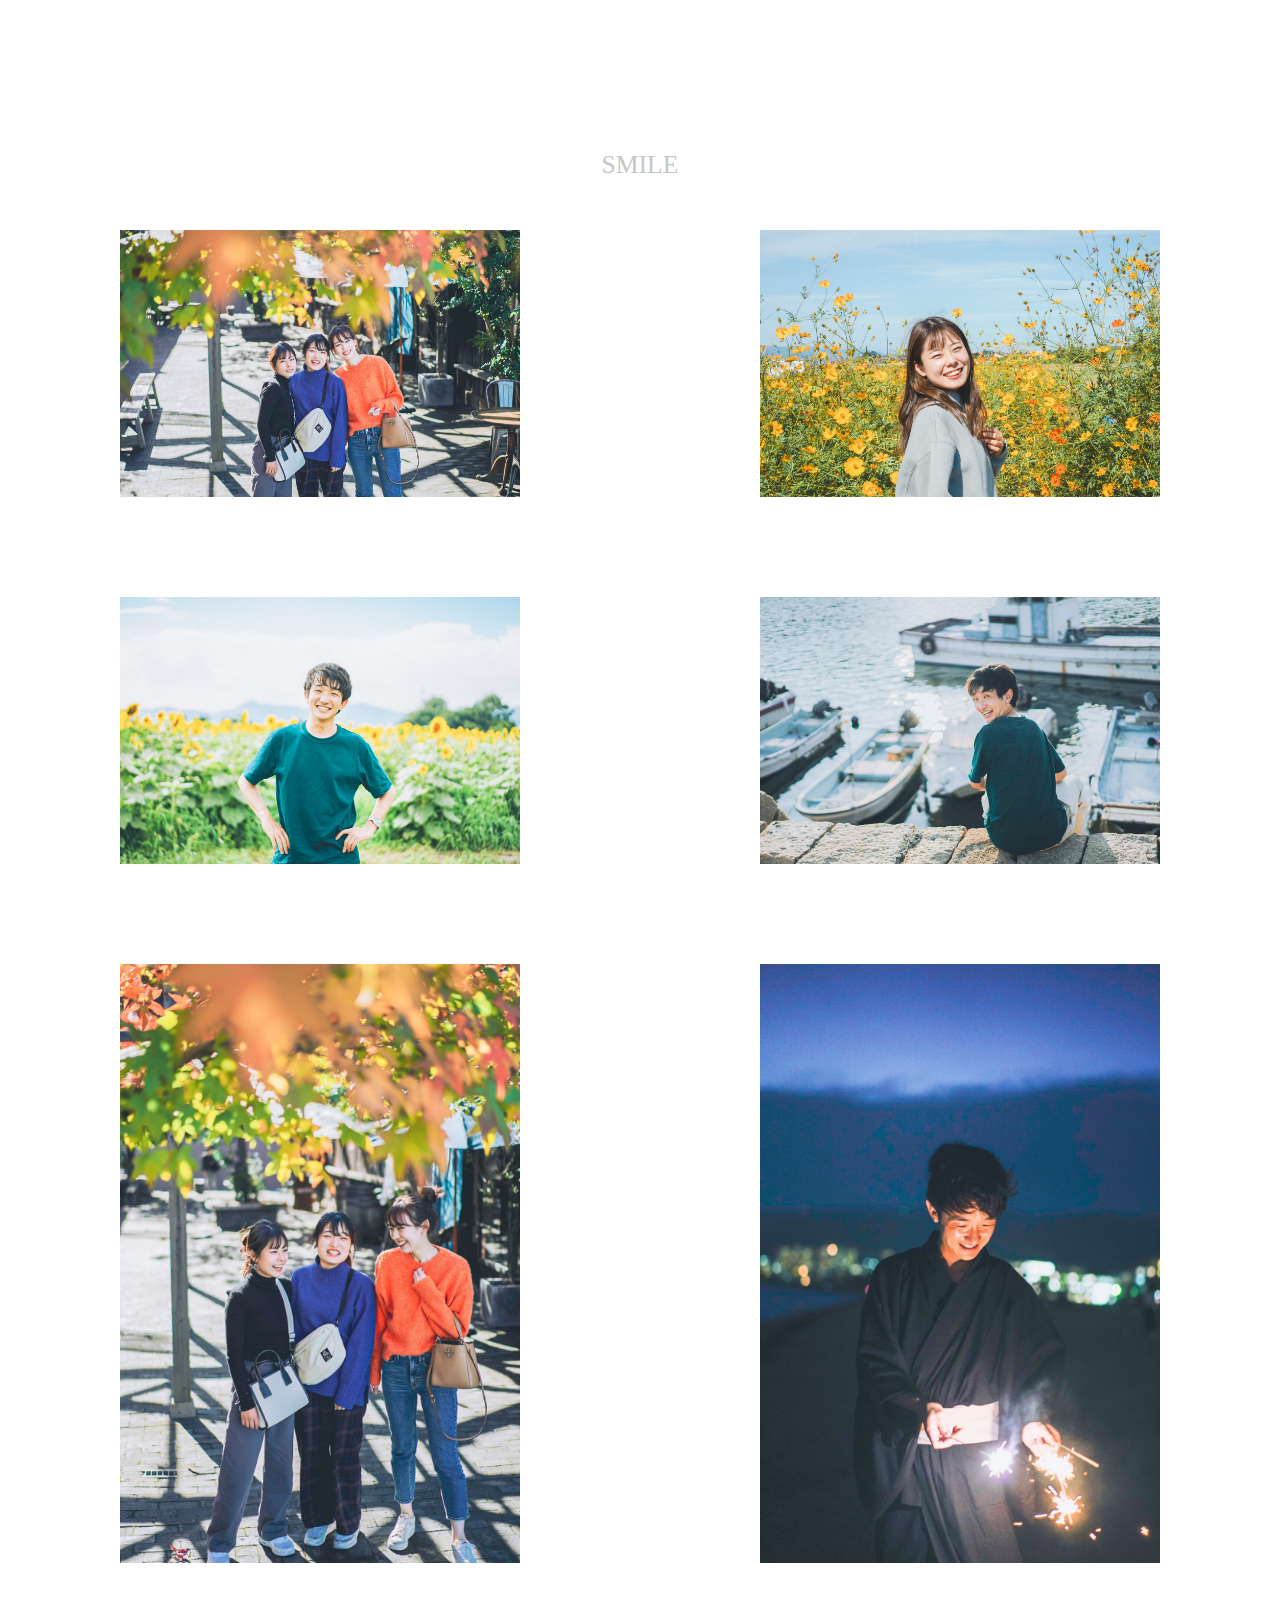
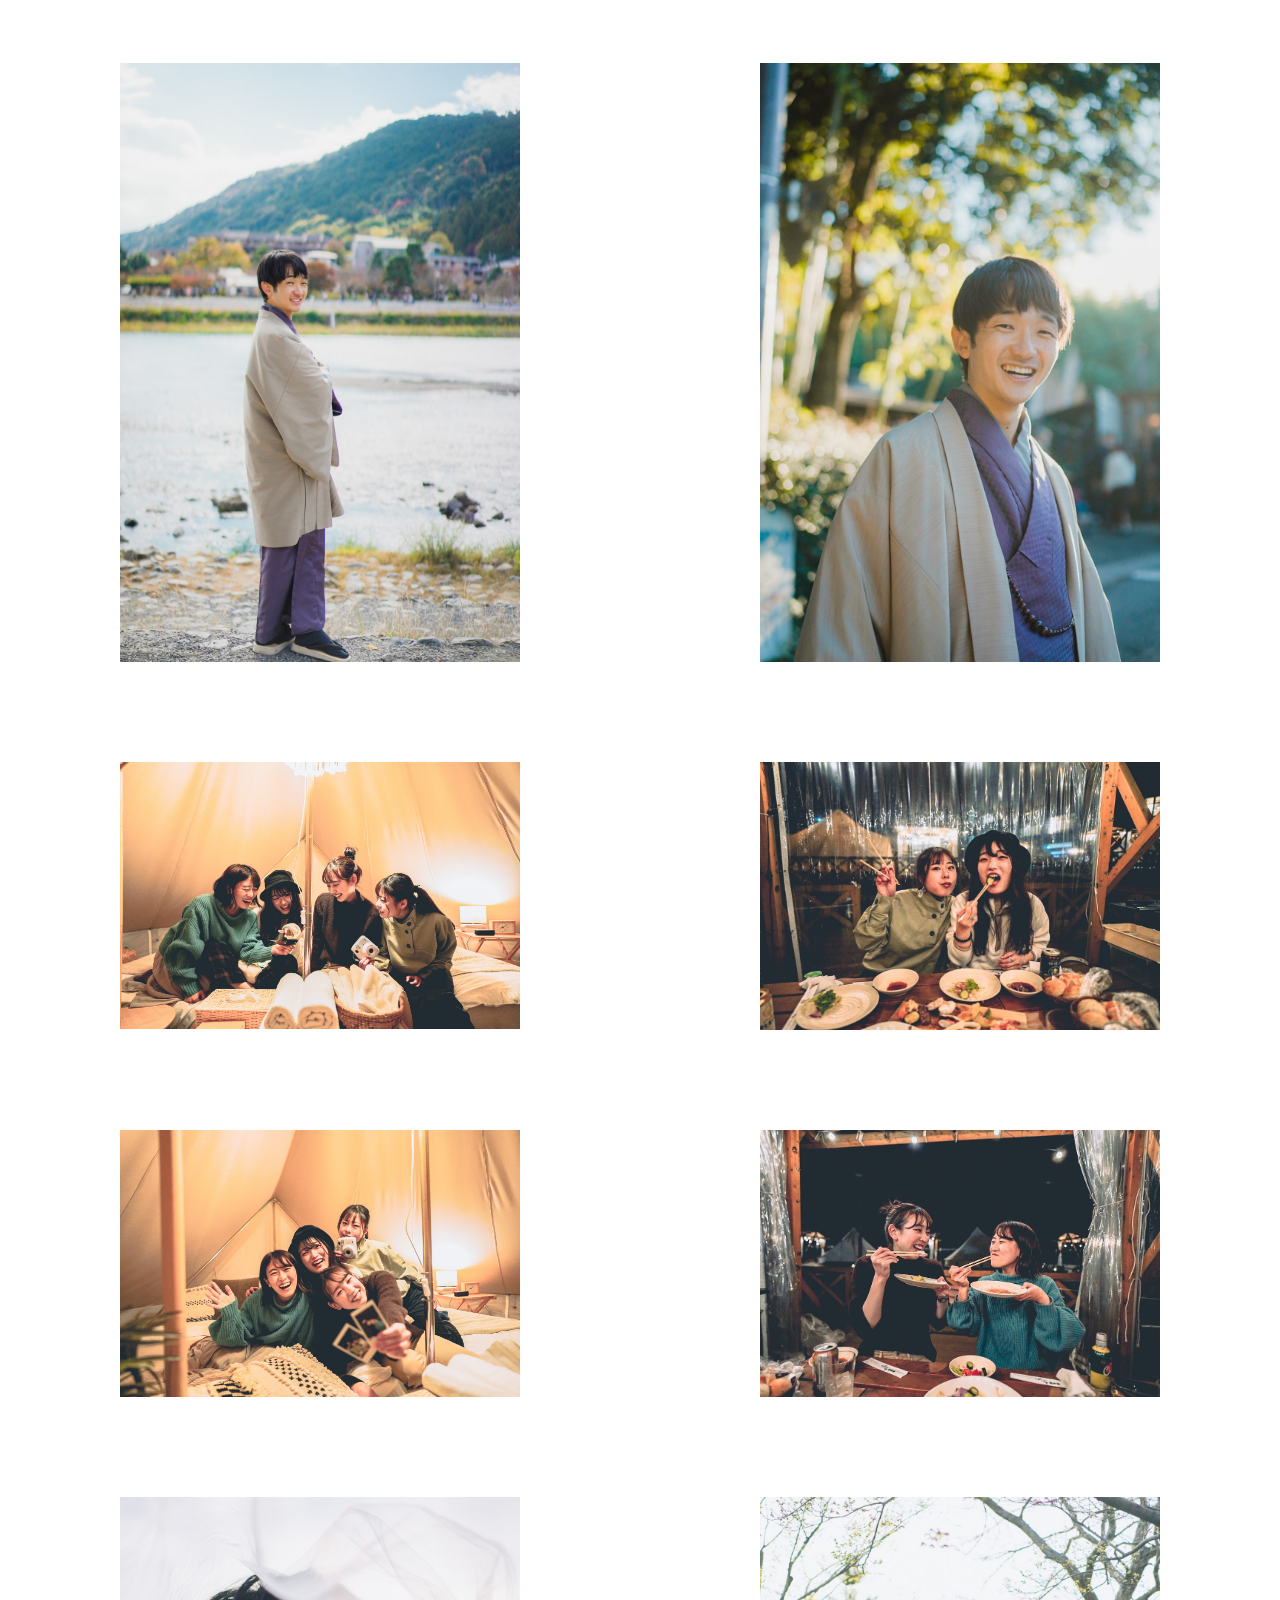
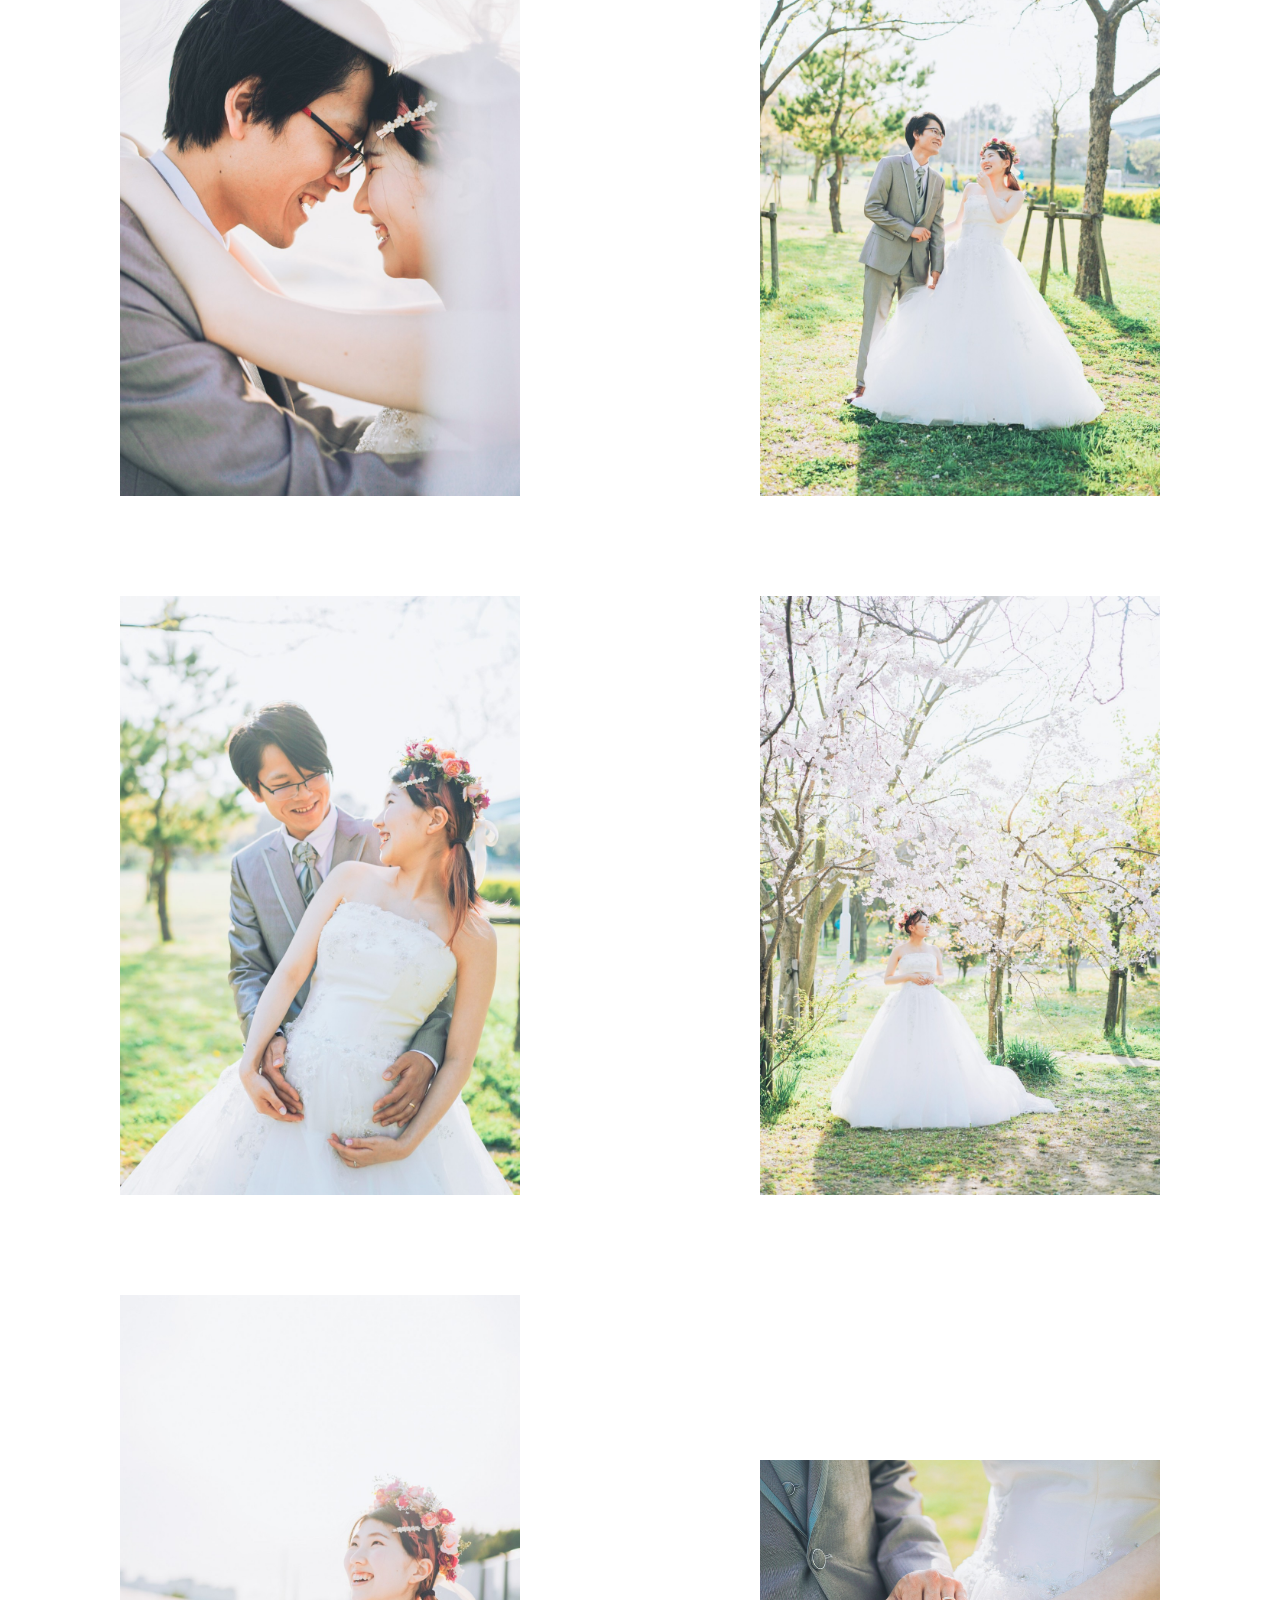
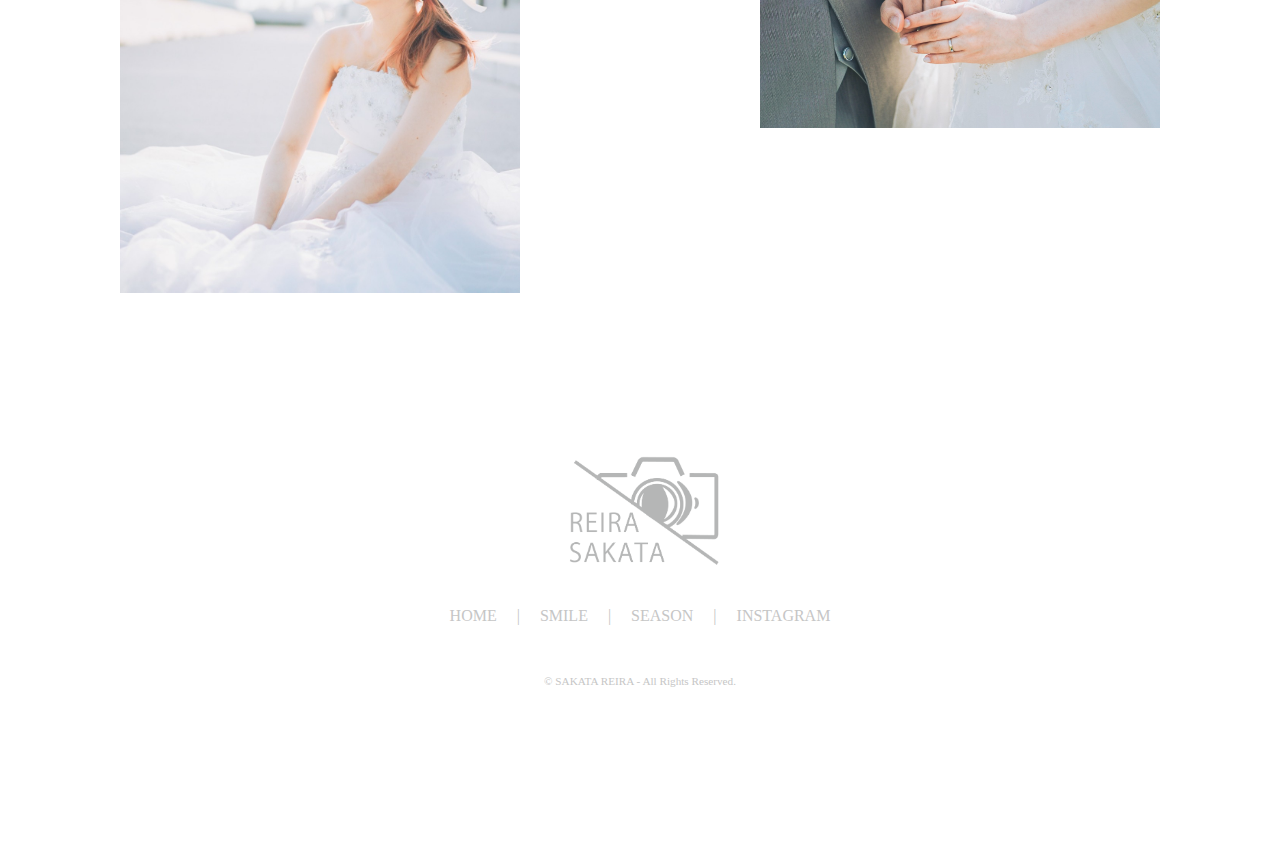
<file: HTML/smile.html>
<!DOCTYPE html>
<html lang="en">
<head>
  <meta charset="UTF-8">
  <meta http-equiv="X-UA-Compatible" content="IE=edge">
  <meta name="viewport" content="width=device-width, initial-scale=1.0">
  <title>SAKATA REIRA | HOME PAGE</title>
  <link rel="stylesheet" href="../CSS/reset.css">
  <link rel="stylesheet" href="../CSS/common.css">
  <link rel="stylesheet" href="../CSS/openbtn.css">
  <link rel="stylesheet" href="../CSS/smile.css">
</head>
<body>
  <header>
    <div class="header-logo">
      <a href="../HTML/index.html">
        <img src="../SKT-Image/icon/SAKATArogo.png" alt="REIRA SAKATA-rogo">
      </a>  
    </div>
    <nav class="header-nav">
      <ul>
        <li><a href="../HTML/index.html">HOME</a></li>
        <li><a href="../HTML/smile.html">SMILE</a></li>
        <li><a href="../HTML/season.html">SEASON</a></li>
        <li><a href="https://www.instagram.com/_raireira_/?hl=ja">INSTAGRAM</a></li>
      </ul>
    </nav>
    <div class="openbtn"><span></span><span></span></div>
    <nav class="header-menu">
      <ul>
        <li><a href="../HTML/index.html">HOME</a></li>        <li><a href="../HTML/smile.html">SMILE</a></li>
        <li><a href="../HTML/season.html">SEASON</a></li>
        <li><a href="https://www.instagram.com/_raireira_/?hl=ja">INSTAGRAM</a></li>
      </ul>
    </nav>
  </header>
  <main>
    <div class="front-space"></div>
    <h2>SMILE</h2>
    <div class="album">
      <ul>
        <li><img src="../SKT-Image/smile/LINE_ALBUM_230105_1.jpg" alt=""></li>
        <li><img src="../SKT-Image/smile/LINE_ALBUM_230105_10.jpg" alt=""></li>
        <li><img src="../SKT-Image/smile/LINE_ALBUM_230105_19.jpg" alt=""></li>
        <li><img src="../SKT-Image/smile/LINE_ALBUM_230105_20.jpg" alt=""></li>
        <li><img src="../SKT-Image/smile/LINE_ALBUM_230105_2.jpg" alt=""></li>
        <li><img src="../SKT-Image/smile/LINE_ALBUM_230105_21.jpg" alt=""></li>
        <li><img src="../SKT-Image/smile/LINE_ALBUM_230105_22.jpg" alt=""></li>
        <li><img src="../SKT-Image/smile/LINE_ALBUM_230105_23.jpg" alt=""></li>
        <li><img src="../SKT-Image/smile/LINE_ALBUM_230105_3.jpg" alt=""></li>
        <li><img src="../SKT-Image/smile/LINE_ALBUM_230105_5.jpg" alt=""></li>
        <li><img src="../SKT-Image/smile/LINE_ALBUM_230105_4.jpg" alt=""></li>
        <li><img src="../SKT-Image/smile/LINE_ALBUM_230105_6.jpg" alt=""></li>
        <li><img src="../SKT-Image/wedding/LINE_ALBUM_230105_17.jpg" alt=""></li>
        <li><img src="../SKT-Image/wedding/LINE_ALBUM_230105_12.jpg" alt=""></li>
        <li><img src="../SKT-Image/wedding/LINE_ALBUM_230105_13.jpg" alt=""></li>
        <li><img src="../SKT-Image/wedding/LINE_ALBUM_230105_14.jpg" alt=""></li>
        <li><img src="../SKT-Image/wedding/LINE_ALBUM_230105_16.jpg" alt=""></li>
        <li><img src="../SKT-Image/wedding/LINE_ALBUM_230105_11.jpg" alt=""></li>
      </ul>
    </div>
  </main>
  <footer>
    <div class="footer-logo">
      <a href="../HTML/index.html">
        <img src="../SKT-Image/icon/SAKATArogo.png" alt="">
      </a>
    </div>
    <nav>
      <ul>
        <li><a href="../HTML/index.html">HOME</a></li>
        <li>|</li>
        <li><a href="../HTML/smile.html">SMILE</a></li>
        <li>|</li>
        <li><a href="../HTML/season.html">SEASON</a></li>
        <li>|</li>
        <li><a href="https://www.instagram.com/_raireira_/?hl=ja">INSTAGRAM</a></li>
      </ul>
    </nav>
    <div class="copy-right">
      <p>©︎ SAKATA REIRA - All Rights Reserved.</p>
    </div>
  </footer>
  <script src="https://code.jquery.com/jquery-3.4.1.min.js" integrity="sha256-CSXorXvZcTkaix6Yvo6HppcZGetbYMGWSFlBw8HfCJo=" crossorigin="anonymous"></script>
  <!--自作のJS-->
  <script src="../JS/openbtn.js"></script>
  <script src="../JS/header-hide.js"></script>

</body>
</html>
</file>
<file: CSS/common.css>
@charset "UTF-8";

*{
  color: #c6c6c6;
}

a{
  text-decoration: none;
  color: #c6c6c6;
}

a:hover{
  color: #7c7c7c;
  transition: 0.5s;
}


/* header */

header{
  width:100%;
  background-color: rgba(255, 255, 255, 1);
  display: flex;
  justify-content:space-between;
  height: 100px;
  position: fixed;
  z-index: 100;
}

.header-logo{
  width: 100px;
  margin-top: auto;
  margin-bottom: auto;
  margin-left: 20px;
}

.header-nav{
  margin-top: auto;
  margin-bottom: auto;
  margin-right: 50px;
}

.header-nav ul{
  display: flex;
  align-items: center;
}

.header-nav ul li{
  margin: auto 20px auto 20px;
}

.openbtn{
  display: none;
}

.header-menu{
  display: none;
  width: 100vw;
  height: 100vh;
  position: fixed;
  background-color: rgb(255, 255, 255);
  top: 0;
  left: 0;
  z-index: 1;
}

.header-menu ul{
  margin: auto;
  text-align: center;
}

.header-menu ul li{
  margin-top: 30px;
  margin-bottom: 30px;
  font-size: 1.6rem;
}

.header-menu.active{
  display: block;
}

/* footer */

footer{
  height: 500px;
  background-color: white;
}

.footer-logo{
  width: 170px;
  padding-top: 100px;
  margin-right: auto;
  margin-left:auto;
  margin-bottom: 30px;
}

footer nav{
  margin-bottom: 50px;
}

footer nav ul{
  display: flex;
  justify-content: center;
}

footer nav ul li{
  margin: auto 10px auto 10px;
}

footer .sns-link ul{
  display: flex;
  justify-content: center;
}

footer .sns-link img{
  width: 25px;
}

.copy-right{
  font-size: 0.7rem;
  background-color: white;
}

.copy-right p{
  text-align: center;
}


@media(max-width:700px){

  /* header */
  header{
    height: 70px;
  }

  .header-logo{
    width: 80px;
  }

  .header-nav{
    display: none;
  }

  .openbtn{
    display: flex;
    z-index: 100;
  }

  footer nav ul li{
    font-size: 0.8rem;
  }
}
</file>
<file: CSS/openbtn.css>
@charset "UTF-8";

/*==================================================
　5-2-2 2本線が×に
===================================*/

/*ボタン外側※レイアウトによってpositionや形状は適宜変更してください*/
.openbtn{
	/*ボタン内側の基点となるためrelativeを指定。
追従するナビゲーションの場合はfixed＋top、rightといった位置をセットで指定*/
	position: relative;
	width: 70px;
  height:70px;
	cursor: pointer;
	background:rgba(255, 255, 255, 0);
  margin-top: auto;
  margin-bottom: auto;
  margin-right: 20px;
}
	
/*ボタン内側*/

.openbtn span{
    display: inline-block;
    transition: all .4s;/*アニメーションの設定*/
    position: absolute;
    left: 13px;
    height: 2px;
	background-color: #666;
  }


.openbtn span:nth-of-type(1) {
	top:22px;	
  	width: 50%;
}

.openbtn span:nth-of-type(2) {
	top:29px;
  	width:30%;
}

/*activeクラスが付与されると線が回転して×に*/

.openbtn.active span:nth-of-type(1) {
    top: 20px;
    left: 16px;
    transform: translateY(6px) rotate(-45deg);
    width: 35%;
}

.openbtn.active span:nth-of-type(2) {
    top: 32px;
    left: 16px;
    transform: translateY(-6px) rotate(45deg);
    width: 35%;
}

.header-menu.active{
  display: flex;

}
</file>
<file: CSS/home.css>
@charset "UTF-8";

header{
  display: none;
}

.wrapper-right{
  width: 85%;
  float: right;
}

.wrapper-left{
  width: 85%;
  float: left;
}

.sec-title{
  margin-top: 150px;
  margin-bottom: 150px;
}

.sec-title h2{
  font-size: 2.0rem;
  margin-left: 20px;
}

.sec-title .under-line{
  border-bottom: 2px solid #c6c6c6;
}


/* site-top */

.site-top{
  display: flex;
  width: 100vw;
  height: 100vh;
}

.side-menu{
  width: 20%;
}

.side-logo{
  width: 80%;
  margin: 100px auto 100px auto;
}

.side-menu nav{
  text-align: center;
}

.side-menu nav li{
  font-size: 1.5rem;
  margin-top: 20px;
  margin-bottom: 20px;
}

.sns-link ul{
  display: flex;
  margin: 50px auto auto auto;
}

.sns-link ul li{
  margin: 20px auto 20px auto;
}

.sns-link ul li a img{
  width: 30px;
}

.first-view{
  width: 80%;
  position: relative;
}

.pc-img{
  position: absolute;
  width: 100%;
  border-top-left-radius: 70px;
  border-bottom-left-radius: 70px;
  position: fixed;
  z-index: -1;
  
}

.first-view p{
  position: absolute;
  top: 30%;
  right: 20px;
  color: #02628E;
  font-size: 1.7rem;
  font-weight: bold;
  letter-spacing: 7px;
  text-align: right;
}

.mobile-img{
  display: none;
}

/* about */

#about {
  width: 100%;
  margin: 0;
  padding: 150px 0;
  position: relative;
  top: 200px;
  height: 1300px;
}

#about::before {
  content: '';
  position: absolute;
  top: 0;
  bottom: 0;
  left: 0;
  right: 0;
  background-color: #6E5974;
  transform: skewY(-7deg);
  z-index: -1;
}

#about .bio{
  display: flex;
  justify-content: space-around;
}

.name-picture img{
  width: 600px;
  margin: auto;
}

.text-history h3{
  font-size: 1.5rem;
  line-height: 2.0rem;
  margin-bottom: 70px;
}

.text-history .self-intro{
  max-width: 600px;
  font-size: 0.8rem;
  margin-bottom: 70px;
  line-height: 1.7rem;
}

.text-history .history{
  max-width: 500px;
  font-size: 0.8rem;
  line-height: 1.7rem;
}

/* gallery */

#gallery{
  width: 100%;
  margin: 0;
  padding: 150px 0;
  position: relative;
  top: 200px;
  height: 1500px;
}

#gallery::before {
  content: '';
  position: absolute;
  top: 0;
  bottom: 0;
  left: 0;
  right: 0;
  background-color: #eeeeee;
  transform: skewY(-7deg);
  z-index: -1;
}

#gallery .sec-title h2{
  text-align: right;
  margin-right: 20px;
}

#gallery .contents-wrapper{
  display: flex;
  justify-content: right;
}

.gallery-contents{
  padding: 30px;
  margin-right: 20px;
}

.gallery-contents h3{
  text-align: center;
  font-size: 2.0rem;
}

.gallery-contents img{
  width: 500px;
  height: auto;
  margin:30px auto 30px auto;
  border-radius: 40px;
}

.gallery-contents p{
  font-size: 0.8rem;
  line-height: 1.5rem;
  margin-bottom: 30px;
  margin-left: 20px;
}

.see-more-btn{
  text-align: center;
}

.gallery-contents a{
  padding: 10px 15px;
  line-height: 2.0rem;
  border-radius: 20px;
  border: #c6c6c6 solid 1px;
}

/* contact */

#contact{
  width: 100%;
  margin: 0;
  padding: 150px 0;
  position: relative;
  top: 200px;
  height: 1700px;
}

#contact::before {
  content: '';
  position: absolute;
  top: 0;
  bottom: 0;
  left: 0;
  right: 0;
  background-color: #FFF0DD;
  transform: skewY(-7deg);
  z-index: -1;
}

.contact-form{
  padding-left: 200px;
}

#contact .sec-title h2{
  color: #717171;
}

#contact .sec-title .under-line{
  border: 1px solid#717171;
}

#contact p{
  color: #717171;
  line-height: 3.0rem;
  font-size: 1.1rem;
}

#contact form p{
  color: #717171;
}

#contact label{
  color: #717171;
}

.input-area input{
  width: 350px;
  height: 70px;
}

.input-area textarea{
  width: 700px;
  height: 250px;
}

/* mobile */

@media(max-width:700px){
  .sec-title{
    margin-top: 70px;
    margin-bottom: 70px;
  }

  .wrapper-left{
    width: 90%;
    float: initial;
  }

  .wrapper-right{
    width: 90%;
    float: initial;
  }

  /* site-top*/

  .site-top{
    display: block;
  }

  .side-menu{
    display: none;
  }

  .pc-img{
    display: none;
  }

  .mobile-img{
    display: flex;
    align-items: center;
    padding-right: 30px;
    padding-left: 30px;
    margin-bottom: 70px;
  }

  .first-view{
    width: 100vw;
    margin-top: 100px;
  }

  .first-view p{
    position: initial;
    font-size: 1.0rem;
    letter-spacing: 5px;
    margin-right: 20px;
  }

  /* about */

  #about .bio{
    display: block;
    margin-left: 20px;
    margin-right: 20px;
  }



  /* gallery */
  #gallery{
    height: 1700px;
  }

  #gallery .contents-wrapper{
    display: block;
  }

  #gallery .gallery-contents{
    margin-bottom: 50px;
  }

  /* contact */

  .contact-form{
    padding-left: 10px;
  }

  #contact .input-area{
    width: 90%;
  }

  #contact textarea{
    width: 100%;
  }

}
</file>
<file: CSS/smile.css>
@charset "UTF-8";

.front-space{
  height: 150px;
}

h2{
  font-size: 1.6rem;
  text-align: center;
}

header{
  display: none;
}

.album ul{
  display: flex;
  justify-content: space-around;
  align-items: center;
  flex-wrap: wrap;
}

.album li{
  max-width: 400px;
  margin: 50px;
}
</file>
